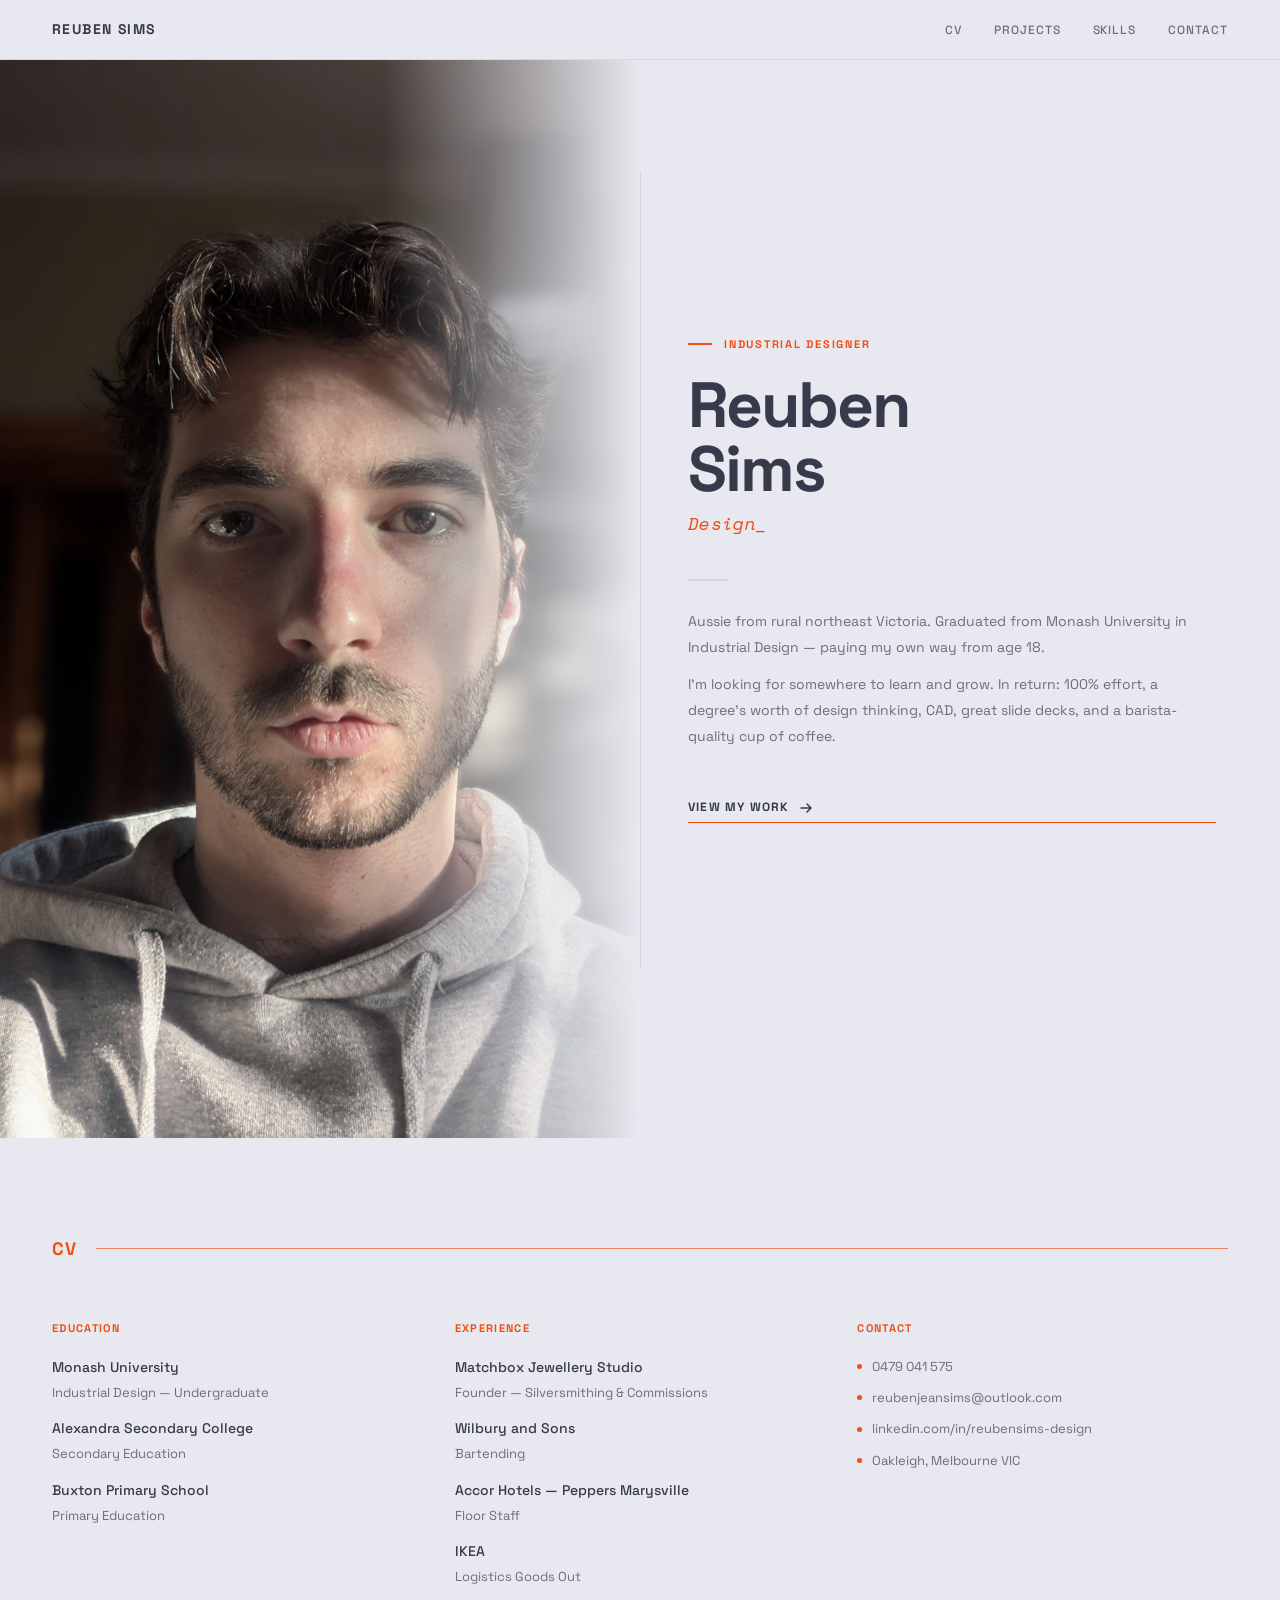
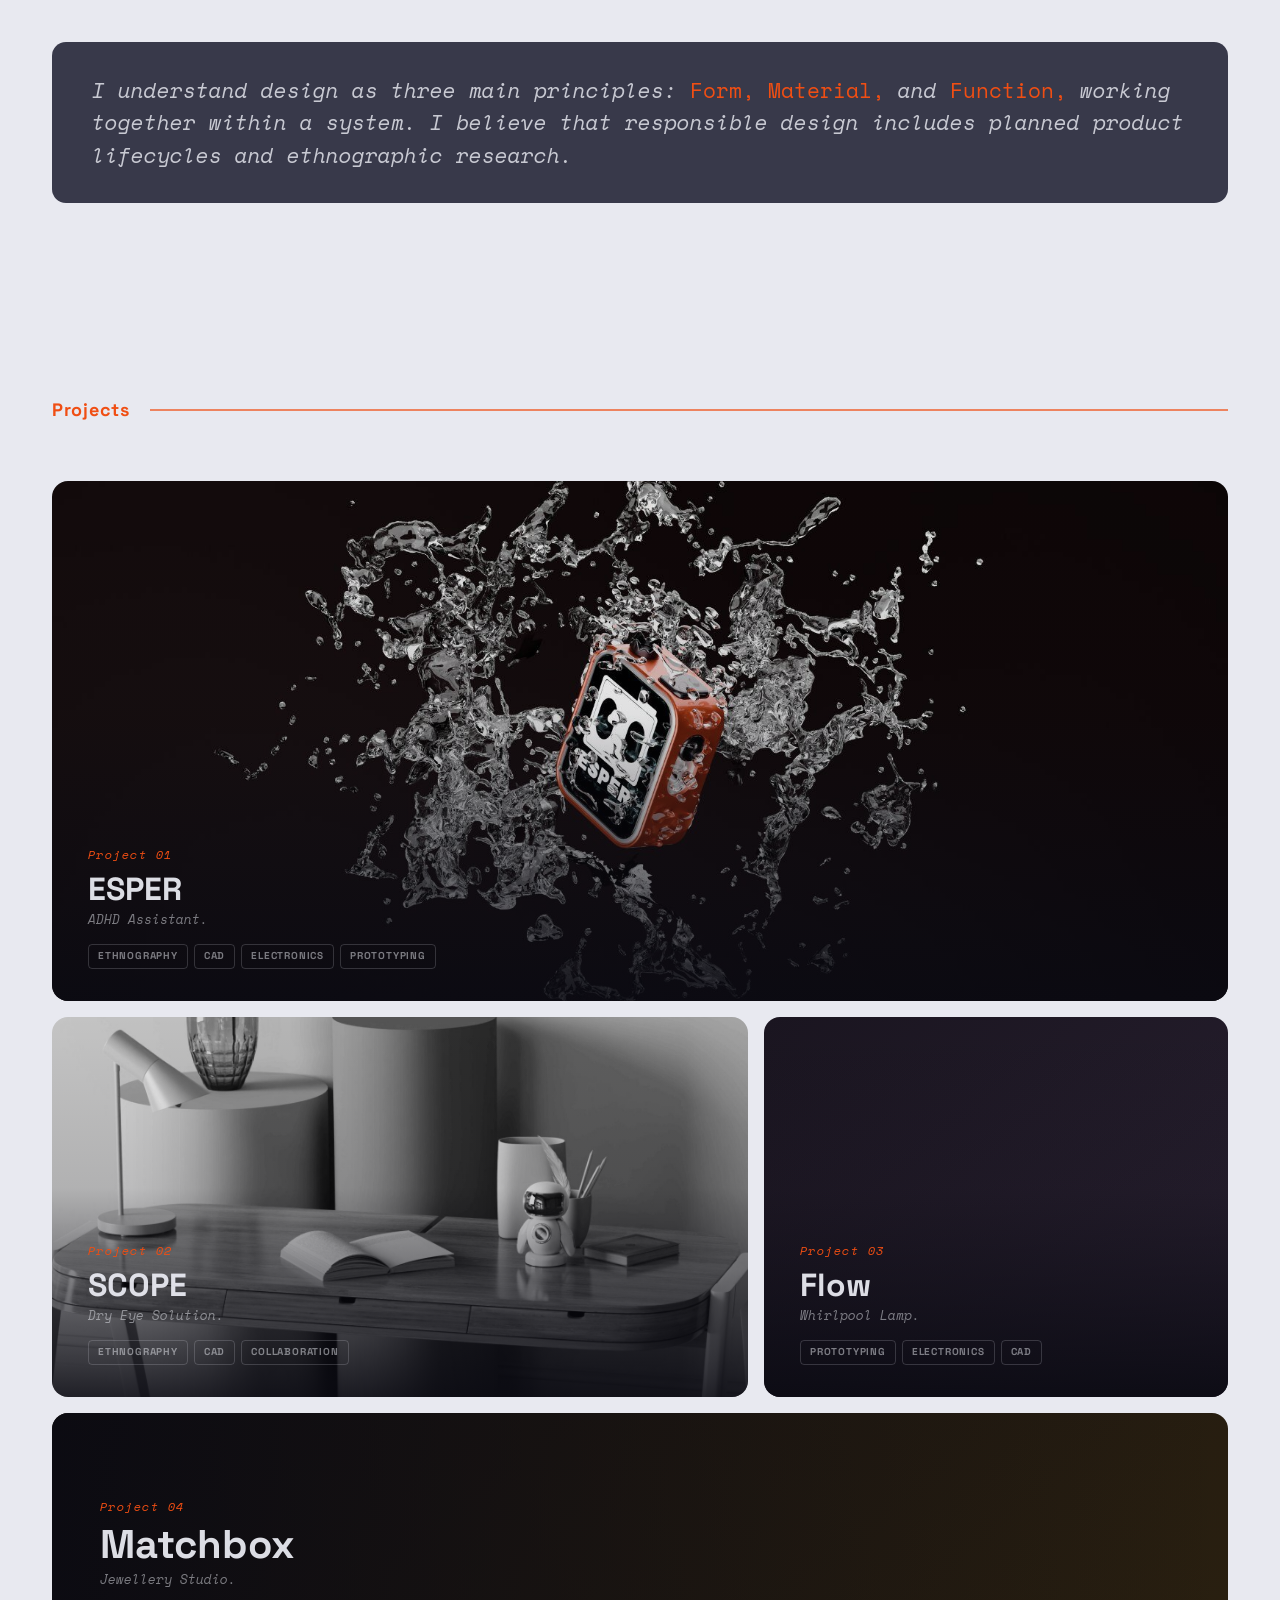
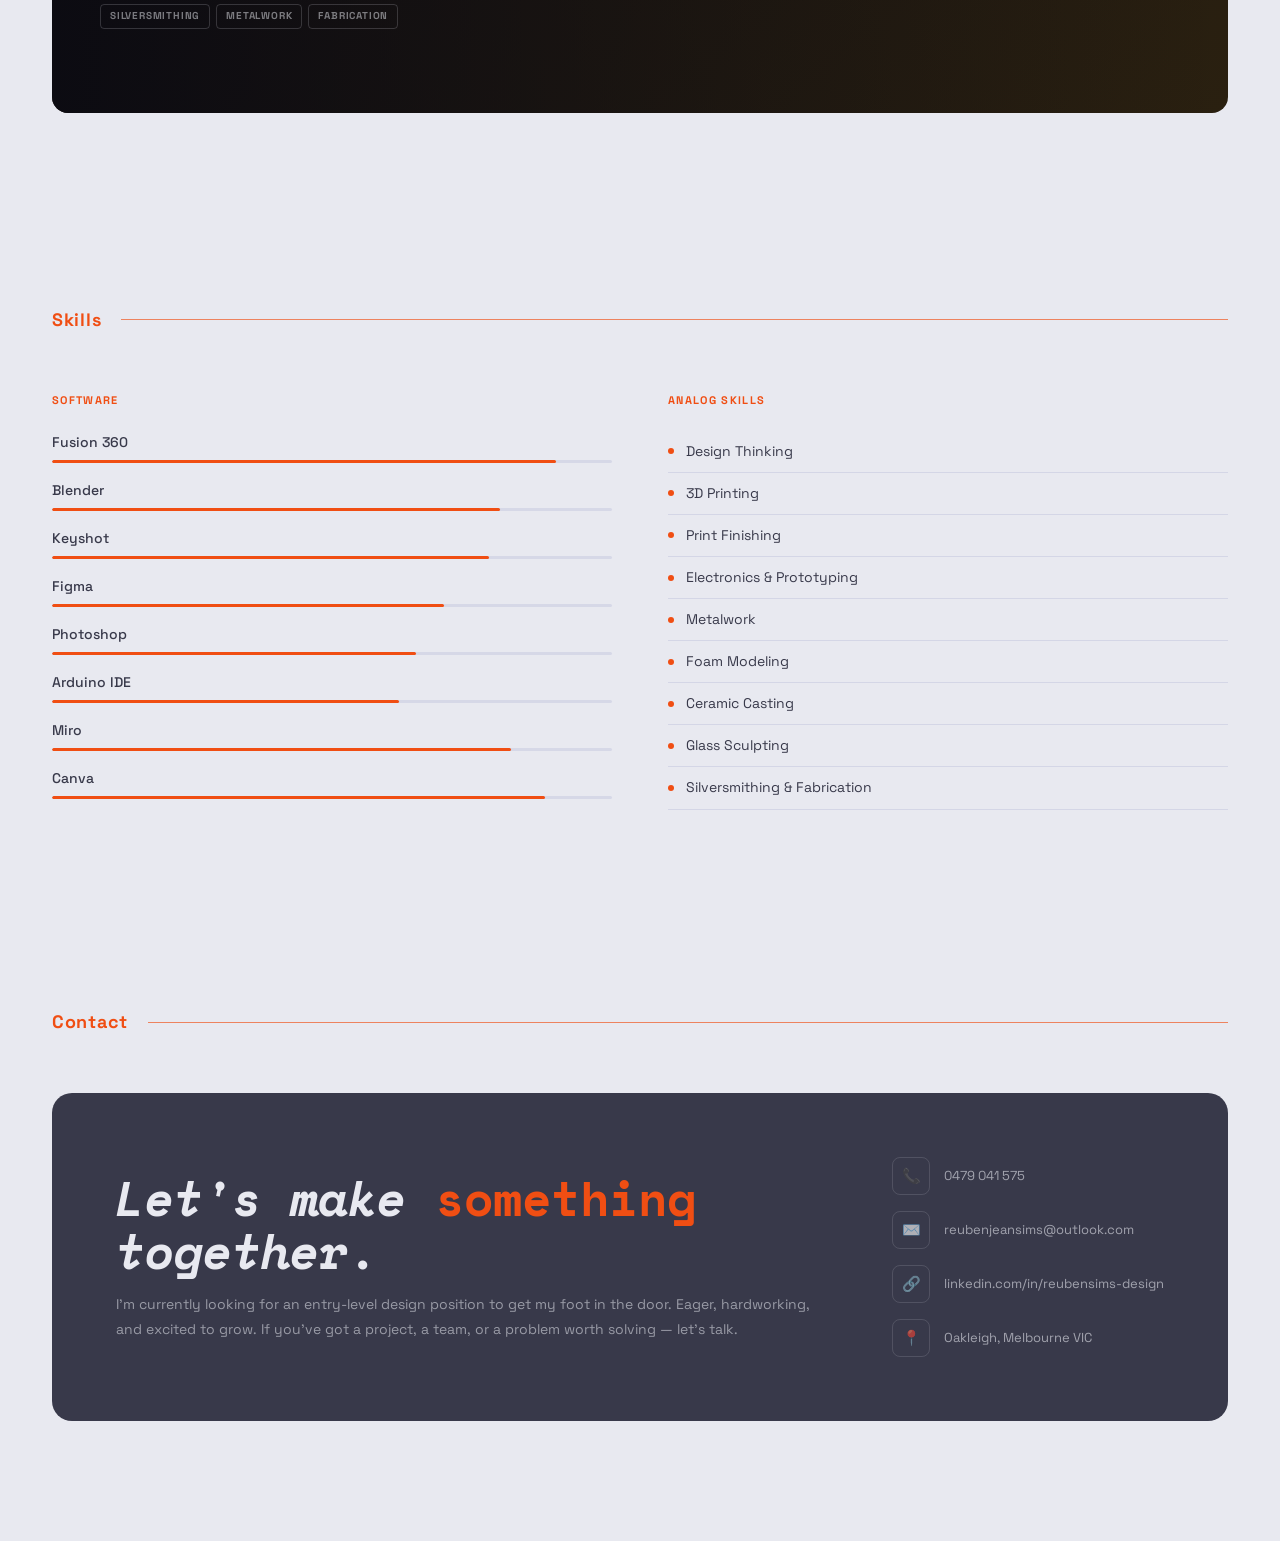
<file: index.html>
<!DOCTYPE html>
<html lang="en">
<head>
<meta charset="UTF-8">
<meta name="viewport" content="width=device-width, initial-scale=1.0">
<title>Reuben Sims — Design</title>
<link rel="stylesheet" href="style.css">
<style>
/* ── INDEX-ONLY STYLES ─────────────────── */
section { padding: 96px 52px; max-width: 1280px; margin: 0 auto; }

/* HERO */
#hero {
  display: grid;
  grid-template-columns: 1fr 1fr;
  max-width: none; margin: 0;
  padding: 0;
  overflow: hidden;
}
/* LEFT — photo panel */
.hero-photo-wrap {
  position: relative;
  overflow: hidden;
  background: #0e0e12;
}
.hero-photo-wrap img {
  width: 100%; height: 100%;
  object-fit: cover; object-position: center top;
  display: block;
  filter: grayscale(15%);
}
.hero-photo-overlay {
  position: absolute; inset: 0;
  background: linear-gradient(to right, transparent 60%, var(--bg) 100%);
}
/* RIGHT — content panel */
.hero-card {
  display: flex; flex-direction: column; justify-content: center;
  padding: 100px 64px 80px 48px;
  animation: fadeUp 0.7s ease 0.2s both;
  position: relative;
}
.hero-card::before {
  content: '';
  position: absolute; left: 0; top: 15%; bottom: 15%;
  width: 1px; background: var(--border);
}
.hero-overline {
  font-size: 11px; font-weight: 700; letter-spacing: 0.16em;
  text-transform: uppercase; color: var(--orange);
  margin-bottom: 20px;
  display: flex; align-items: center; gap: 12px;
}
.hero-overline::before { content: ''; width: 24px; height: 1.5px; background: var(--orange); }
.hero-h1 {
  font-family: 'Space Grotesk', sans-serif;
  font-size: clamp(48px, 5vw, 72px);
  line-height: 1; color: var(--dark);
  letter-spacing: -0.03em; margin-bottom: 8px;
}
.hero-sub {
  font-family: 'Space Mono', monospace;
  font-style: italic; font-size: 18px; color: var(--orange);
  margin-bottom: 40px; letter-spacing: 0.02em;
}
.hero-divider {
  width: 40px; height: 2px; background: var(--border);
  margin-bottom: 28px;
}
.hero-p { font-size: 14px; color: var(--mid); line-height: 1.85; margin-bottom: 12px; }
.hero-cta {
  display: inline-flex; align-items: center; gap: 10px;
  margin-top: 36px;
  font-size: 12px; font-weight: 700; letter-spacing: 0.1em;
  text-transform: uppercase; color: var(--dark);
  text-decoration: none;
  border-bottom: 1.5px solid var(--orange); padding-bottom: 4px;
  transition: color 0.2s;
}
.hero-cta:hover { color: var(--orange); }

/* CV */
.cv-grid {
  display: grid; grid-template-columns: 1fr 1fr 1fr; gap: 32px;
}
.cv-block-head {
  font-size: 11px; font-weight: 700; letter-spacing: 0.12em;
  text-transform: uppercase; color: var(--orange); margin-bottom: 18px;
}
.cv-item { margin-bottom: 12px; }
.cv-item strong { font-size: 14px; color: var(--dark); font-weight: 500; display: block; }
.cv-item span { font-size: 13px; color: var(--mid); }
.cv-contact-link {
  display: flex; align-items: center; gap: 10px;
  font-size: 13px; color: var(--mid);
  text-decoration: none; margin-bottom: 10px;
  transition: color 0.2s;
}
.cv-contact-link:hover { color: var(--orange); }
.cv-dot { width: 5px; height: 5px; border-radius: 50%; background: var(--orange); flex-shrink: 0; }
.cv-philosophy {
  grid-column: 1 / -1; margin-top: 8px;
  background: var(--dark); border-radius: 14px;
  padding: 32px 40px;
}
.cv-philosophy p {
  font-family: 'Space Mono', monospace;
  font-style: italic; font-size: 21px;
  color: rgba(232,233,240,0.82); line-height: 1.55;
}
.cv-philosophy p em { color: var(--orange); font-style: normal; }

/* PROJECTS — EDITORIAL LAYOUT */
.proj-grid { display: flex; flex-direction: column; gap: 16px; }
.proj-card {
  text-decoration: none; color: inherit;
  display: block; border-radius: 16px; overflow: hidden;
  position: relative;
  transition: transform 0.3s ease, box-shadow 0.3s ease;
}
.proj-card:hover { transform: translateY(-4px); box-shadow: 0 20px 56px rgba(20,20,40,0.18); }
.proj-card-img {
  width: 100%; height: 100%; object-fit: cover; display: block;
  filter: grayscale(20%); transition: filter 0.5s ease, transform 0.5s ease;
}
.proj-card:hover .proj-card-img { filter: grayscale(0%); transform: scale(1.02); }
.proj-card-overlay {
  position: absolute; inset: 0;
  background: linear-gradient(to top, rgba(10,10,18,0.88) 0%, rgba(10,10,18,0.1) 55%, transparent 100%);
  display: flex; flex-direction: column; justify-content: flex-end;
  padding: 32px 36px;
}
.proj-num {
  font-family: 'Space Mono', monospace; font-style: italic;
  font-size: 12px; color: var(--orange);
  letter-spacing: 0.12em; margin-bottom: 8px; display: block;
}
.proj-card-name {
  font-family: 'Space Grotesk', sans-serif;
  font-size: 32px; font-weight: 700;
  color: rgba(232,233,240,0.95); line-height: 1; margin-bottom: 4px;
}
.proj-card-tagline {
  font-family: 'Space Mono', monospace; font-style: italic;
  font-size: 13px; color: rgba(232,233,240,0.5); margin-bottom: 14px;
}
.proj-card-tags { display: flex; flex-wrap: wrap; gap: 6px; }
.proj-card-tag {
  font-size: 10px; font-weight: 700; letter-spacing: 0.08em;
  text-transform: uppercase; color: rgba(232,233,240,0.5);
  border: 1px solid rgba(232,233,240,0.18); border-radius: 4px; padding: 3px 9px;
}
.proj-arrow {
  position: absolute; top: 24px; right: 28px;
  width: 40px; height: 40px; border-radius: 50%;
  background: rgba(240,78,19,0.15); border: 1px solid rgba(240,78,19,0.4);
  display: flex; align-items: center; justify-content: center; color: var(--orange);
  opacity: 0; transition: opacity 0.25s, transform 0.25s; transform: translateY(6px);
}
.proj-card:hover .proj-arrow { opacity: 1; transform: translateY(0); }
.proj-card-hero { height: 520px; }
.proj-row-mid { display: grid; grid-template-columns: 3fr 2fr; gap: 16px; }
.proj-card-mid { height: 380px; }
.proj-card-wide { height: 300px; }
.proj-card-wide .proj-card-overlay {
  background: linear-gradient(to right, rgba(10,10,18,0.9) 0%, rgba(10,10,18,0.3) 60%, transparent 100%);
  justify-content: center; padding: 40px 48px;
}
.proj-card-wide .proj-card-name { font-size: 40px; }
.thumb-flow    { background: linear-gradient(140deg,#1a1520,#282030); width:100%; height:100%; display:block; }
.thumb-matchbox{ background: linear-gradient(140deg,#1c1510,#2a2010); width:100%; height:100%; display:block; }

/* SKILLS */
.skills-wrap { display: grid; grid-template-columns: 1fr 1fr; gap: 56px; }
.skill-group-head {
  font-size: 11px; font-weight: 700; letter-spacing: 0.12em;
  text-transform: uppercase; color: var(--orange); margin-bottom: 22px;
}
.skill-row { margin-bottom: 16px; }
.skill-row-label { font-size: 14px; font-weight: 500; color: var(--dark); margin-bottom: 6px; }
.skill-track { height: 3px; background: rgba(80,90,160,0.12); border-radius: 2px; overflow: hidden; }
.skill-fill { height: 100%; background: var(--orange); border-radius: 2px; width: 0; transition: width 1.1s cubic-bezier(.4,0,.2,1); }
.analog-list { list-style: none; }
.analog-list li {
  font-size: 14px; color: var(--dark);
  padding: 9px 0; border-bottom: 1px solid var(--border);
  display: flex; align-items: center; gap: 12px;
}
.analog-list li::before {
  content: ''; width: 6px; height: 6px; border-radius: 50%;
  background: var(--orange); flex-shrink: 0;
}

/* CONTACT */
.contact-card {
  background: var(--dark); border-radius: 20px;
  padding: 64px; display: flex; gap: 72px; align-items: center;
}
.contact-card h2 {
  font-family: 'Space Mono', monospace; font-style: italic;
  font-size: 48px; color: var(--bg); line-height: 1.1; margin-bottom: 14px;
}
.contact-card h2 em { color: var(--orange); font-style: normal; }
.contact-card p { font-size: 14px; color: rgba(232,233,240,0.55); line-height: 1.8; }
.contact-links { flex-shrink: 0; display: flex; flex-direction: column; gap: 16px; }
.contact-link {
  display: flex; align-items: center; gap: 14px;
  font-size: 13px; color: rgba(232,233,240,0.6);
  text-decoration: none; transition: color 0.2s;
}
.contact-link:hover { color: var(--orange); }
.contact-link-icon {
  width: 38px; height: 38px; border-radius: 8px;
  border: 1px solid rgba(232,233,240,0.14);
  display: flex; align-items: center; justify-content: center;
  font-size: 15px; flex-shrink: 0;
}

@media (max-width: 900px) {
  section { padding: 72px 24px; }
  #hero { grid-template-columns: 1fr; }
  .hero-photo-wrap { min-height: 50vh; }
  .hero-card { padding: 48px 28px 60px; }
  .hero-card::before { display: none; }
  .hero-h1 { font-size: 44px; }
  .cv-grid { grid-template-columns: 1fr; }
  .proj-card-hero { height: 340px; }
  .proj-row-mid { grid-template-columns: 1fr; }
  .proj-card-mid { height: 300px; }
  .proj-card-wide { height: 260px; }
  .proj-card-wide .proj-card-overlay { background: linear-gradient(to top, rgba(10,10,18,0.88) 0%, rgba(10,10,18,0.1) 55%, transparent 100%); justify-content: flex-end; padding: 28px; }
  .proj-card-wide .proj-card-name { font-size: 28px; }
  .skills-wrap { grid-template-columns: 1fr; gap: 40px; }
  .contact-card { flex-direction: column; padding: 40px 32px; gap: 36px; }
}
</style>
</head>
<body>

<nav>
  <a class="nav-logo" href="index.html">Reuben Sims</a>
  <ul class="nav-links">
    <li><a href="#cv">CV</a></li>
    <li><a href="#projects">Projects</a></li>
    <li><a href="#skills">Skills</a></li>
    <li><a href="#contact">Contact</a></li>
  </ul>
</nav>

<!-- ── HERO ─────────────────────────────── -->
<section id="hero">
  <!-- LEFT: photo -->
  <div class="hero-photo-wrap">
    <img src="reuben-hero.jpg" alt="Reuben Sims">
    <div class="hero-photo-overlay"></div>
  </div>

  <!-- RIGHT: content -->
  <div class="hero-card">
    <div class="hero-overline">Industrial Designer</div>
    <h1 class="hero-h1">Reuben<br>Sims</h1>
    <p class="hero-sub">Design_</p>
    <div class="hero-divider"></div>
    <p class="hero-p">Aussie from rural northeast Victoria. Graduated from Monash University in Industrial Design — paying my own way from age 18.</p>
    <p class="hero-p">I'm looking for somewhere to learn and grow. In return: 100% effort, a degree's worth of design thinking, CAD, great slide decks, and a barista-quality cup of coffee.</p>
    <a class="hero-cta" href="#projects">
      View my work
      <svg width="14" height="14" viewBox="0 0 14 14" fill="none"><path d="M2 7h10M8 3l4 4-4 4" stroke="currentColor" stroke-width="1.5" stroke-linecap="round" stroke-linejoin="round"/></svg>
    </a>
  </div>
  </div>
</section>

<!-- ── CV ───────────────────────────────── -->
<section id="cv">
  <div class="sec-rule reveal">
    <span class="sec-rule-label">CV</span>
    <div class="sec-rule-line"></div>
  </div>

  <div class="cv-grid">
    <div class="reveal reveal-d1">
      <p class="cv-block-head">Education</p>
      <div class="cv-item"><strong>Monash University</strong><span>Industrial Design — Undergraduate</span></div>
      <div class="cv-item"><strong>Alexandra Secondary College</strong><span>Secondary Education</span></div>
      <div class="cv-item"><strong>Buxton Primary School</strong><span>Primary Education</span></div>
    </div>

    <div class="reveal reveal-d2">
      <p class="cv-block-head">Experience</p>
      <div class="cv-item"><strong>Matchbox Jewellery Studio</strong><span>Founder — Silversmithing &amp; Commissions</span></div>
      <div class="cv-item"><strong>Wilbury and Sons</strong><span>Bartending</span></div>
      <div class="cv-item"><strong>Accor Hotels — Peppers Marysville</strong><span>Floor Staff</span></div>
      <div class="cv-item"><strong>IKEA</strong><span>Logistics Goods Out</span></div>
    </div>

    <div class="reveal reveal-d3">
      <p class="cv-block-head">Contact</p>
      <a class="cv-contact-link" href="tel:0479041575"><span class="cv-dot"></span>0479 041 575</a>
      <a class="cv-contact-link" href="mailto:reubenjeansims@outlook.com"><span class="cv-dot"></span>reubenjeansims@outlook.com</a>
      <a class="cv-contact-link" href="https://linkedin.com/in/reubensims-design" target="_blank"><span class="cv-dot"></span>linkedin.com/in/reubensims-design</a>
      <a class="cv-contact-link" href="#"><span class="cv-dot"></span>Oakleigh, Melbourne VIC</a>
    </div>

    <div class="cv-philosophy reveal reveal-d1">
      <p>I understand design as three main principles: <em>Form, Material,</em> and <em>Function,</em> working together within a system. I believe that responsible design includes planned product lifecycles and ethnographic research.</p>
    </div>
  </div>
  </div>
</section>

<!-- ── PROJECTS ──────────────────────────── -->
<section id="projects">
  <div class="sec-rule reveal">
    <span class="sec-rule-label">Projects</span>
    <div class="sec-rule-line"></div>
  </div>

  <div class="proj-grid">

    <!-- ESPER — hero full width -->
    <a class="proj-card proj-card-hero reveal" href="esper.html">
      <img class="proj-card-img" src="images/esper-hero.jpg" alt="ESPER">
      <div class="proj-card-overlay">
        <span class="proj-num">Project 01</span>
        <div class="proj-card-name">ESPER</div>
        <div class="proj-card-tagline">ADHD Assistant.</div>
        <div class="proj-card-tags">
          <span class="proj-card-tag">Ethnography</span>
          <span class="proj-card-tag">CAD</span>
          <span class="proj-card-tag">Electronics</span>
          <span class="proj-card-tag">Prototyping</span>
        </div>
      </div>
      <div class="proj-arrow"><svg width="16" height="16" viewBox="0 0 16 16" fill="none"><path d="M3 8h10M9 4l4 4-4 4" stroke="currentColor" stroke-width="1.5" stroke-linecap="round" stroke-linejoin="round"/></svg></div>
    </a>

    <!-- SCOPE + FLOW — side by side -->
    <div class="proj-row-mid reveal">
      <a class="proj-card proj-card-mid" href="scope.html">
        <img class="proj-card-img" src="images/scope-hero.jpg" alt="SCOPE">
        <div class="proj-card-overlay">
          <span class="proj-num">Project 02</span>
          <div class="proj-card-name">SCOPE</div>
          <div class="proj-card-tagline">Dry Eye Solution.</div>
          <div class="proj-card-tags">
            <span class="proj-card-tag">Ethnography</span>
            <span class="proj-card-tag">CAD</span>
            <span class="proj-card-tag">Collaboration</span>
          </div>
        </div>
        <div class="proj-arrow"><svg width="16" height="16" viewBox="0 0 16 16" fill="none"><path d="M3 8h10M9 4l4 4-4 4" stroke="currentColor" stroke-width="1.5" stroke-linecap="round" stroke-linejoin="round"/></svg></div>
      </a>
      <a class="proj-card proj-card-mid" href="flow.html">
        <div class="thumb-flow"></div>
        <div class="proj-card-overlay">
          <span class="proj-num">Project 03</span>
          <div class="proj-card-name">Flow</div>
          <div class="proj-card-tagline">Whirlpool Lamp.</div>
          <div class="proj-card-tags">
            <span class="proj-card-tag">Prototyping</span>
            <span class="proj-card-tag">Electronics</span>
            <span class="proj-card-tag">CAD</span>
          </div>
        </div>
        <div class="proj-arrow"><svg width="16" height="16" viewBox="0 0 16 16" fill="none"><path d="M3 8h10M9 4l4 4-4 4" stroke="currentColor" stroke-width="1.5" stroke-linecap="round" stroke-linejoin="round"/></svg></div>
      </a>
    </div>

    <!-- MATCHBOX — wide cinematic -->
    <a class="proj-card proj-card-wide reveal" href="matchbox.html">
      <div class="thumb-matchbox"></div>
      <div class="proj-card-overlay">
        <span class="proj-num">Project 04</span>
        <div class="proj-card-name">Matchbox</div>
        <div class="proj-card-tagline">Jewellery Studio.</div>
        <div class="proj-card-tags">
          <span class="proj-card-tag">Silversmithing</span>
          <span class="proj-card-tag">Metalwork</span>
          <span class="proj-card-tag">Fabrication</span>
        </div>
      </div>
      <div class="proj-arrow"><svg width="16" height="16" viewBox="0 0 16 16" fill="none"><path d="M3 8h10M9 4l4 4-4 4" stroke="currentColor" stroke-width="1.5" stroke-linecap="round" stroke-linejoin="round"/></svg></div>
    </a>

  </div>
  </div>
</section>

<!-- ── SKILLS ─────────────────────────────── -->
<section id="skills">
  <div class="sec-rule reveal">
    <span class="sec-rule-label">Skills</span>
    <div class="sec-rule-line"></div>
  </div>

  <div class="skills-wrap reveal">
    <div>
      <p class="skill-group-head">Software</p>
      <div class="skill-row"><div class="skill-row-label">Fusion 360</div><div class="skill-track"><div class="skill-fill" data-w="90"></div></div></div>
      <div class="skill-row"><div class="skill-row-label">Blender</div><div class="skill-track"><div class="skill-fill" data-w="80"></div></div></div>
      <div class="skill-row"><div class="skill-row-label">Keyshot</div><div class="skill-track"><div class="skill-fill" data-w="78"></div></div></div>
      <div class="skill-row"><div class="skill-row-label">Figma</div><div class="skill-track"><div class="skill-fill" data-w="70"></div></div></div>
      <div class="skill-row"><div class="skill-row-label">Photoshop</div><div class="skill-track"><div class="skill-fill" data-w="65"></div></div></div>
      <div class="skill-row"><div class="skill-row-label">Arduino IDE</div><div class="skill-track"><div class="skill-fill" data-w="62"></div></div></div>
      <div class="skill-row"><div class="skill-row-label">Miro</div><div class="skill-track"><div class="skill-fill" data-w="82"></div></div></div>
      <div class="skill-row"><div class="skill-row-label">Canva</div><div class="skill-track"><div class="skill-fill" data-w="88"></div></div></div>
    </div>
    <div>
      <p class="skill-group-head">Analog Skills</p>
      <ul class="analog-list">
        <li>Design Thinking</li>
        <li>3D Printing</li>
        <li>Print Finishing</li>
        <li>Electronics &amp; Prototyping</li>
        <li>Metalwork</li>
        <li>Foam Modeling</li>
        <li>Ceramic Casting</li>
        <li>Glass Sculpting</li>
        <li>Silversmithing &amp; Fabrication</li>
      </ul>
    </div>
  </div>
  </div>
</section>

<!-- ── CONTACT ───────────────────────────── -->
<section id="contact" style="padding-bottom: 120px;">
  <div class="sec-rule reveal">
    <span class="sec-rule-label">Contact</span>
    <div class="sec-rule-line"></div>
  </div>
  <div class="contact-card reveal">
    <div style="flex:1;">
      <h2>Let's make <em>something</em> together.</h2>
      <p>I'm currently looking for an entry-level design position to get my foot in the door. Eager, hardworking, and excited to grow. If you've got a project, a team, or a problem worth solving — let's talk.</p>
    </div>
    <div class="contact-links">
      <a class="contact-link" href="tel:0479041575"><div class="contact-link-icon">📞</div>0479 041 575</a>
      <a class="contact-link" href="mailto:reubenjeansims@outlook.com"><div class="contact-link-icon">✉️</div>reubenjeansims@outlook.com</a>
      <a class="contact-link" href="https://linkedin.com/in/reubensims-design" target="_blank"><div class="contact-link-icon">🔗</div>linkedin.com/in/reubensims-design</a>
      <a class="contact-link" href="#"><div class="contact-link-icon">📍</div>Oakleigh, Melbourne VIC</a>
    </div>
  </div>
</section>

<script>
const io = new IntersectionObserver(entries => {
  entries.forEach(e => {
    if (!e.isIntersecting) return;
    e.target.classList.add('in');
    e.target.querySelectorAll('.skill-fill').forEach(b => {
      b.style.width = b.dataset.w + '%';
    });
  });
}, { threshold: 0.1 });
document.querySelectorAll('.reveal').forEach(el => io.observe(el));
</script>
</body>
</html>
</file>
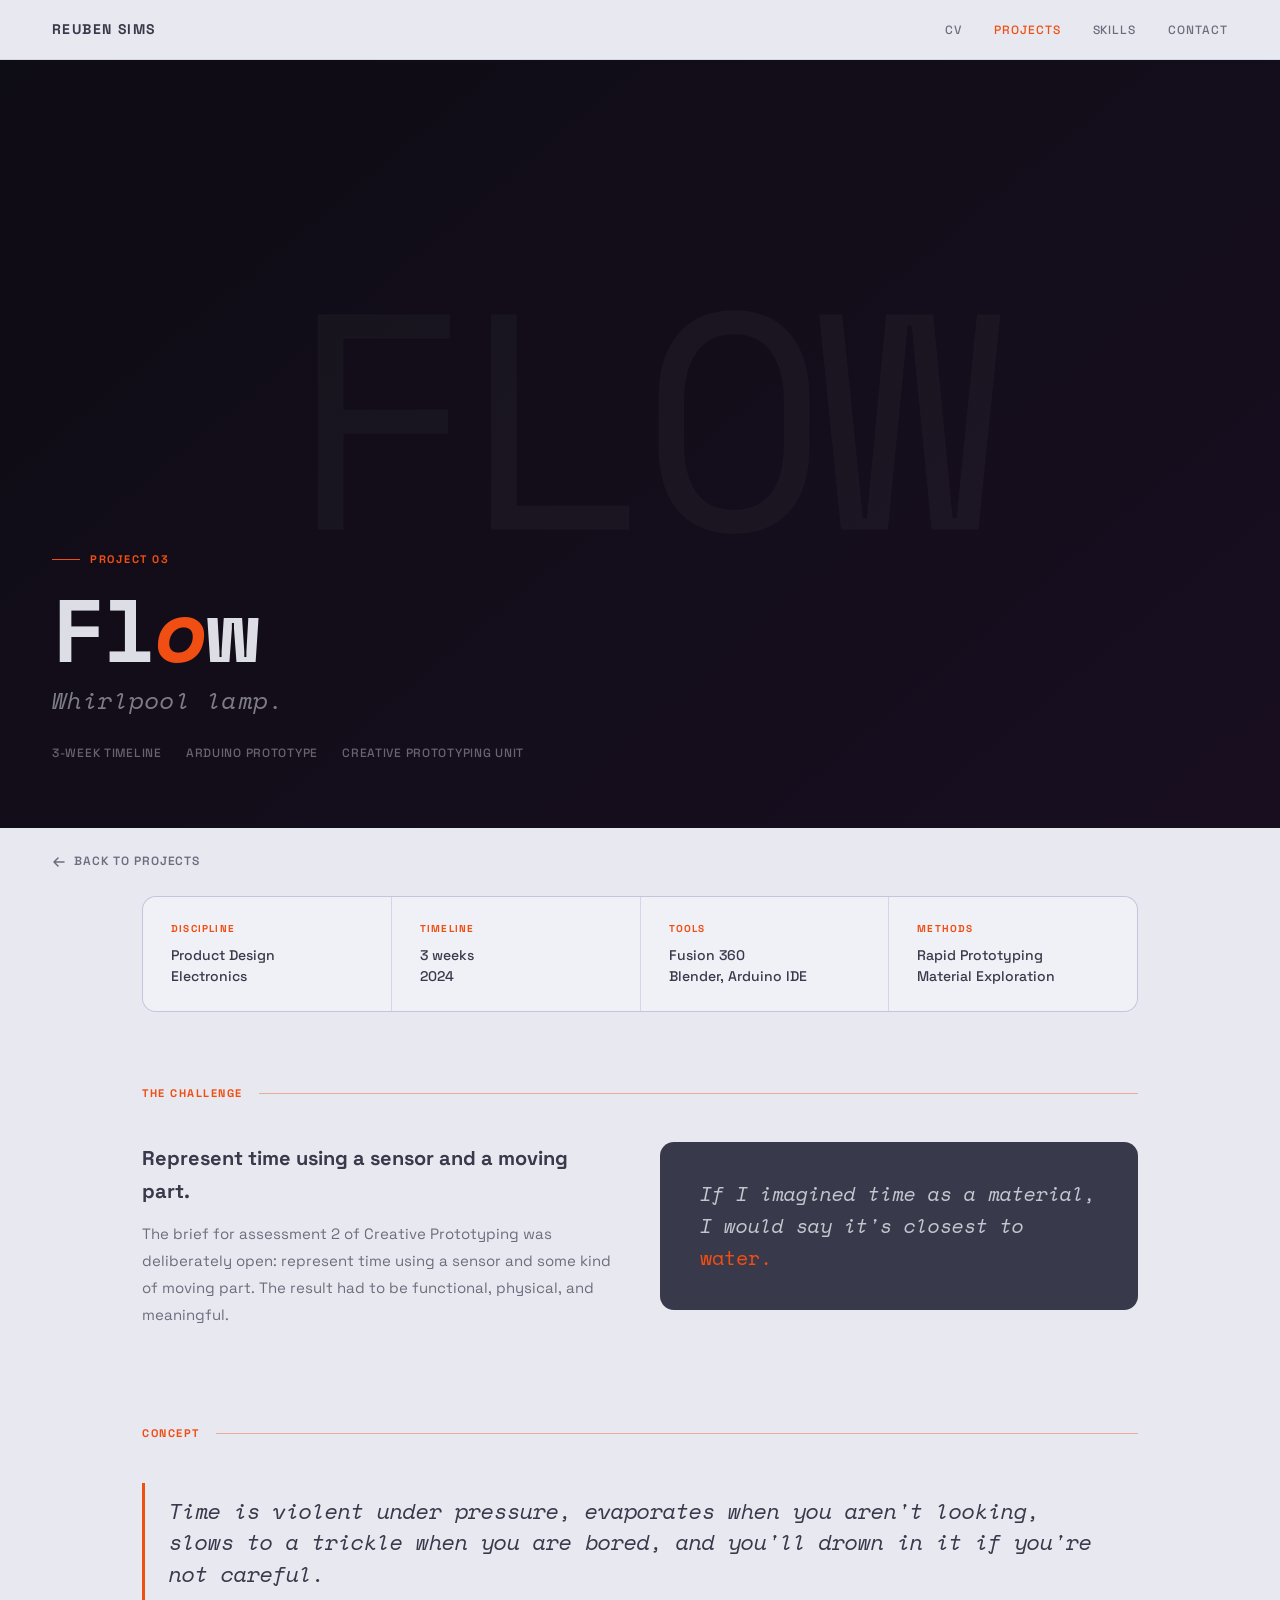
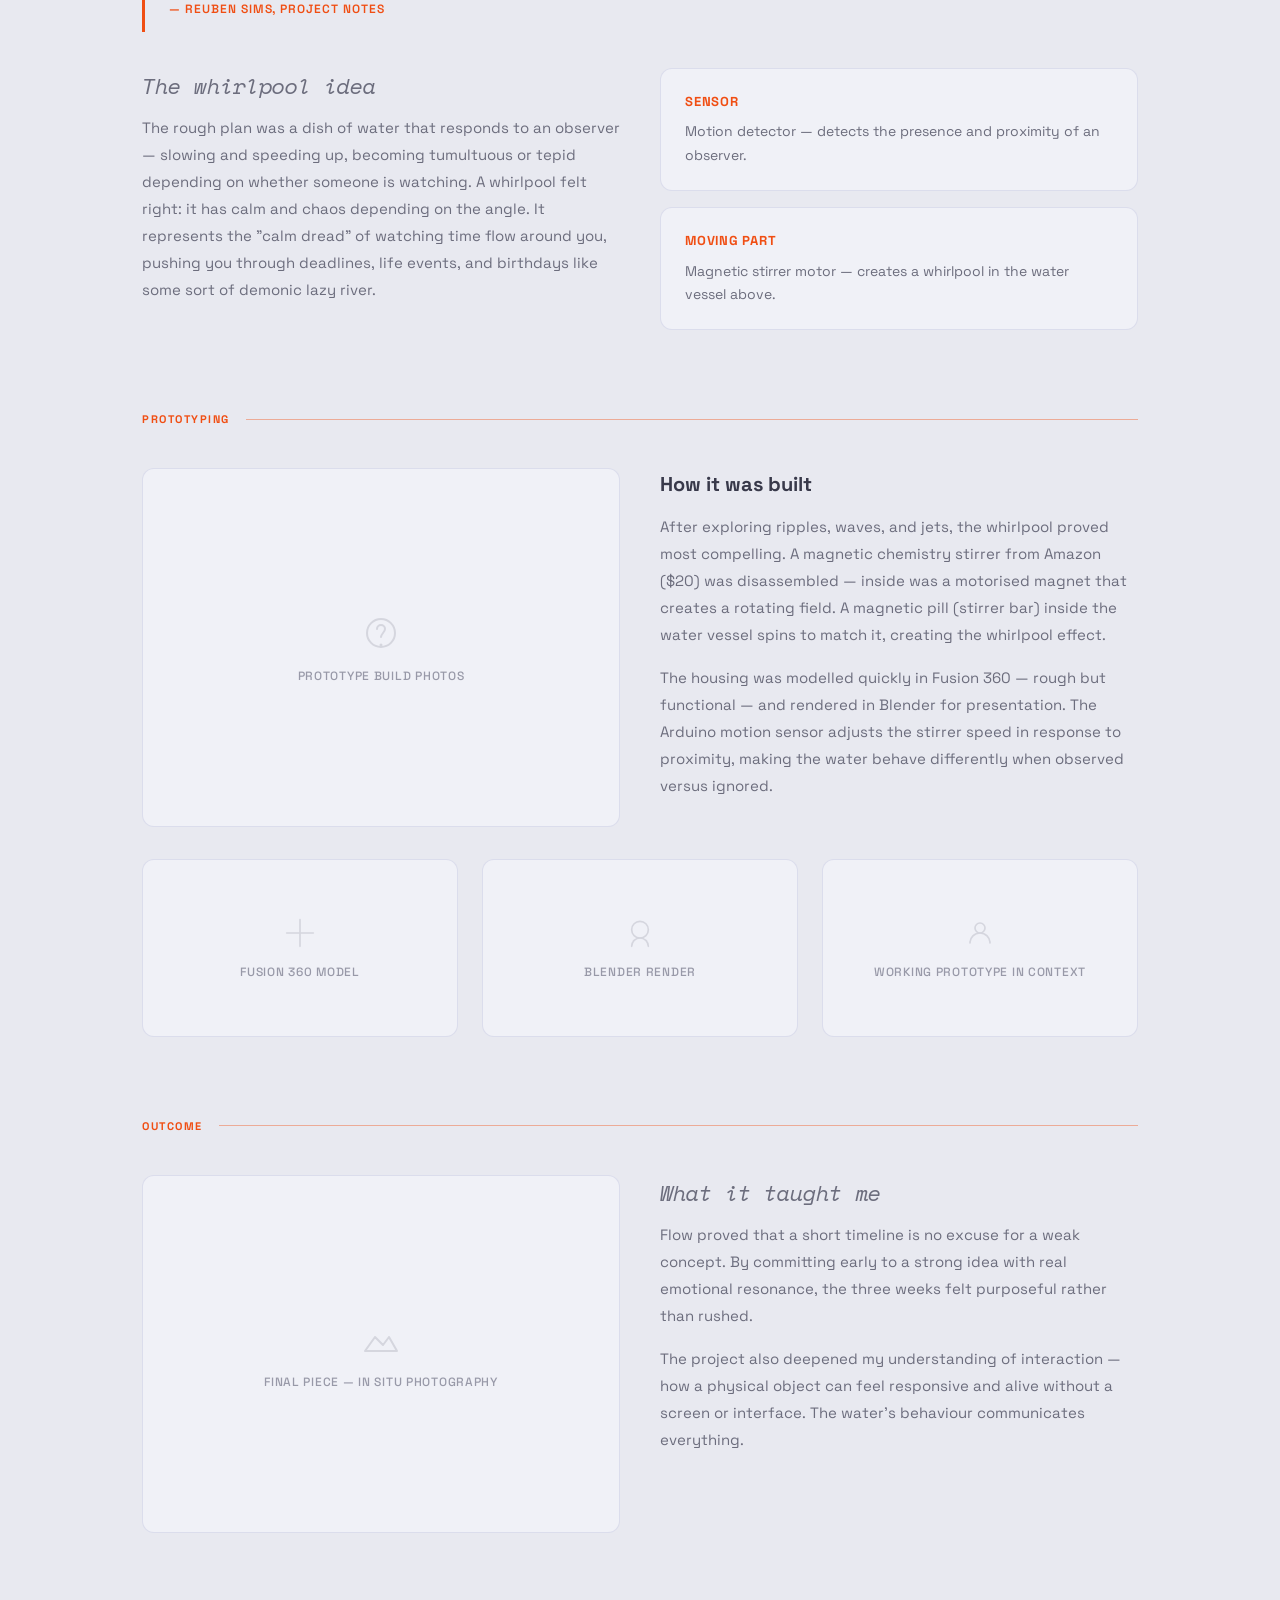
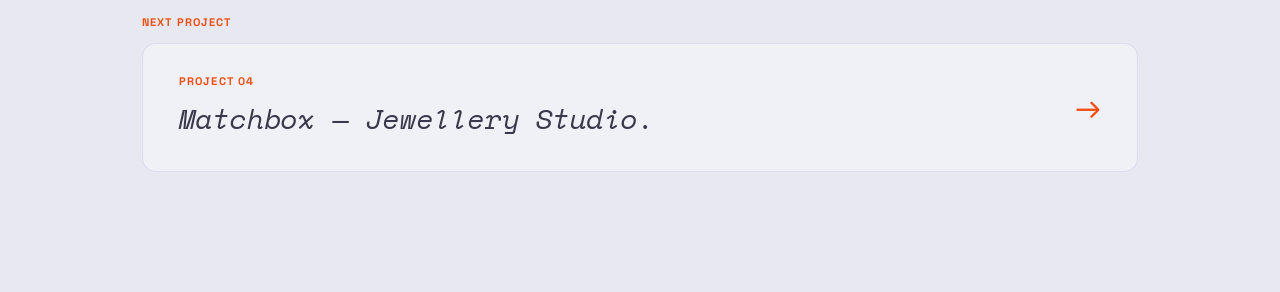
<file: flow.html>
<!DOCTYPE html>
<html lang="en">
<head>
<meta charset="UTF-8">
<meta name="viewport" content="width=device-width, initial-scale=1.0">
<title>Flow — Reuben Sims</title>
<link rel="stylesheet" href="style.css">
<style>
.cs-wrap { max-width: 1100px; margin: 0 auto; padding: 0 52px 120px; }
.cs-hero {
  min-height: 92vh; display: flex; align-items: flex-end;
  padding: 0 52px 64px; position: relative; overflow: hidden;
  background: linear-gradient(140deg, #0e0c14 0%, #180e20 100%);
}
.cs-hero-bg-text {
  position: absolute; top: 50%; left: 50%;
  transform: translate(-50%,-50%);
  font-family: 'Space Mono', monospace;
  font-size: clamp(160px, 24vw, 320px);
  font-weight: 400; color: rgba(255,255,255,0.03);
  white-space: nowrap; pointer-events: none; user-select: none;
  letter-spacing: -0.04em;
}
.cs-hero-content { position: relative; max-width: 640px; }
.cs-proj-label { font-size: 11px; font-weight: 700; letter-spacing: 0.14em; text-transform: uppercase; color: var(--orange); margin-bottom: 16px; display: flex; align-items: center; gap: 10px; }
.cs-proj-label::before { content: ''; width: 28px; height: 1.5px; background: var(--orange); }
.cs-hero h1 { font-family: 'Space Mono', monospace; font-size: clamp(52px, 7vw, 88px); line-height: 1; letter-spacing: -0.03em; color: rgba(232,233,240,0.95); margin-bottom: 8px; }
.cs-hero h1 em { font-style: italic; color: var(--orange); }
.cs-hero-tagline { font-family: 'Space Mono', monospace; font-style: italic; font-size: 24px; color: rgba(232,233,240,0.5); margin-bottom: 24px; }
.cs-hero-meta { display: flex; gap: 24px; flex-wrap: wrap; font-size: 12px; font-weight: 500; letter-spacing: 0.06em; text-transform: uppercase; color: rgba(232,233,240,0.4); }
.back-link { display: inline-flex; align-items: center; gap: 8px; font-size: 12px; font-weight: 600; letter-spacing: 0.08em; text-transform: uppercase; color: var(--mid); text-decoration: none; padding: 24px 52px; transition: color 0.2s; }
.back-link:hover { color: var(--orange); }
.cs-overview { display: grid; grid-template-columns: repeat(4,1fr); gap: 1px; background: var(--border); border: 1px solid var(--border); border-radius: 14px; overflow: hidden; margin-bottom: 72px; }
.cs-overview-cell { background: var(--card); padding: 24px 28px; }
.cs-overview-cell-label { font-size: 10px; font-weight: 700; letter-spacing: 0.12em; text-transform: uppercase; color: var(--orange); margin-bottom: 8px; }
.cs-overview-cell-val { font-size: 14px; color: var(--dark); font-weight: 500; line-height: 1.5; }
.cs-section { margin-bottom: 80px; }
.cs-section-rule { display: flex; align-items: center; gap: 16px; margin-bottom: 40px; }
.cs-section-rule span { font-size: 11px; font-weight: 700; letter-spacing: 0.14em; text-transform: uppercase; color: var(--orange); white-space: nowrap; }
.cs-section-rule hr { flex: 1; border: none; border-top: 1.5px solid rgba(240,78,19,0.4); }
.two-col { display: grid; grid-template-columns: 1fr 1fr; gap: 40px; align-items: start; }
.three-col { display: grid; grid-template-columns: 1fr 1fr 1fr; gap: 24px; }
.img-ph { border-radius: 12px; background: var(--card); border: 1px solid var(--border); display: flex; flex-direction: column; align-items: center; justify-content: center; gap: 10px; color: var(--muted); font-size: 12px; font-weight: 500; letter-spacing: 0.06em; text-transform: uppercase; text-align: center; padding: 20px; }
.img-ph svg { opacity: 0.3; }
.img-ph.wide { aspect-ratio: 16/9; }
.img-ph.sq { aspect-ratio: 1; }
.cs-quote { border-left: 3px solid var(--orange); padding: 12px 24px; margin: 8px 0; }
.cs-quote p { font-family: 'Space Mono', monospace; font-style: italic; font-size: 22px; color: var(--dark); line-height: 1.45; }
.cs-quote cite { font-size: 12px; font-weight: 600; letter-spacing: 0.08em; text-transform: uppercase; color: var(--orange); font-style: normal; margin-top: 10px; display: block; }
.insight-card { background: var(--card); border: 1px solid var(--border); border-radius: 12px; padding: 22px 24px; }
.insight-card h4 { font-size: 13px; font-weight: 700; letter-spacing: 0.06em; text-transform: uppercase; color: var(--orange); margin-bottom: 8px; }
.insight-card p { font-size: 14px; color: var(--mid); line-height: 1.7; }
.cs-p { font-size: 15px; color: var(--mid); line-height: 1.8; margin-bottom: 16px; }
.cs-h3 { font-size: 20px; font-weight: 700; color: var(--dark); margin-bottom: 12px; }
.cs-h3-italic { font-family: 'Space Mono', monospace; font-style: italic; font-size: 22px; color: var(--mid); margin-bottom: 10px; }
.dark-callout { background: var(--dark); border-radius: 14px; padding: 36px 40px; }
.dark-callout p { font-family: 'Space Mono', monospace; font-style: italic; font-size: 20px; color: rgba(232,233,240,0.8); line-height: 1.6; }
.dark-callout p em { color: var(--orange); font-style: normal; }
.next-proj { display: flex; align-items: center; justify-content: space-between; background: var(--card); border: 1px solid var(--border); border-radius: 14px; padding: 28px 36px; text-decoration: none; color: inherit; transition: transform 0.25s, box-shadow 0.25s; }
.next-proj:hover { transform: translateY(-4px); box-shadow: 0 14px 40px rgba(40,40,80,0.1); }
.next-proj-label { font-size: 11px; font-weight: 700; letter-spacing: 0.1em; text-transform: uppercase; color: var(--orange); margin-bottom: 6px; }
.next-proj-name { font-family: 'Space Mono', monospace; font-style: italic; font-size: 28px; color: var(--dark); }
.next-proj-arrow { font-size: 32px; color: var(--orange); }
@media (max-width: 860px) { .cs-wrap { padding: 0 24px 80px; } .cs-hero { padding: 0 24px 48px; } .back-link { padding: 20px 24px; } .cs-overview { grid-template-columns: 1fr 1fr; } .two-col { grid-template-columns: 1fr; } .three-col { grid-template-columns: 1fr; } }
</style>
</head>
<body>

<nav>
  <a class="nav-logo" href="index.html">Reuben Sims</a>
  <ul class="nav-links">
    <li><a href="index.html#cv">CV</a></li>
    <li><a href="index.html#projects" class="active">Projects</a></li>
    <li><a href="index.html#skills">Skills</a></li>
    <li><a href="index.html#contact">Contact</a></li>
  </ul>
</nav>

<div class="cs-hero">
  <div class="cs-hero-bg-text">FLOW</div>
  <div class="cs-hero-content" style="animation: fadeUp 0.7s ease 0.1s both;">
    <div class="cs-proj-label">Project 03</div>
    <h1>Fl<em>o</em>w</h1>
    <p class="cs-hero-tagline" style="letter-spacing: 0.02em;">Whirlpool lamp.</p>
    <div class="cs-hero-meta">
      <span>3-week timeline</span>
      <span>Arduino prototype</span>
      <span>Creative Prototyping unit</span>
    </div>
  </div>
</div>

<a class="back-link" href="index.html">
  <svg width="14" height="14" viewBox="0 0 14 14" fill="none"><path d="M12 7H2M6 3L2 7l4 4" stroke="currentColor" stroke-width="1.5" stroke-linecap="round" stroke-linejoin="round"/></svg>
  Back to projects
</a>

<div class="cs-wrap">

  <div class="cs-overview reveal">
    <div class="cs-overview-cell"><div class="cs-overview-cell-label">Discipline</div><div class="cs-overview-cell-val">Product Design<br>Electronics</div></div>
    <div class="cs-overview-cell"><div class="cs-overview-cell-label">Timeline</div><div class="cs-overview-cell-val">3 weeks<br>2024</div></div>
    <div class="cs-overview-cell"><div class="cs-overview-cell-label">Tools</div><div class="cs-overview-cell-val">Fusion 360<br>Blender, Arduino IDE</div></div>
    <div class="cs-overview-cell"><div class="cs-overview-cell-label">Methods</div><div class="cs-overview-cell-val">Rapid Prototyping<br>Material Exploration</div></div>
  </div>

  <!-- BRIEF -->
  <div class="cs-section reveal">
    <div class="cs-section-rule"><span>The Challenge</span><hr></div>
    <div class="two-col">
      <div>
        <p class="cs-h3">Represent time using a sensor and a moving part.</p>
        <p class="cs-p">The brief for assessment 2 of Creative Prototyping was deliberately open: represent time using a sensor and some kind of moving part. The result had to be functional, physical, and meaningful.</p>
      </div>
      <div class="dark-callout">
        <p>If I imagined time as a material, I would say it's closest to <em>water.</em></p>
      </div>
    </div>
  </div>

  <!-- CONCEPT -->
  <div class="cs-section reveal">
    <div class="cs-section-rule"><span>Concept</span><hr></div>
    <div class="cs-quote" style="margin-bottom:36px;">
      <p>Time is violent under pressure, evaporates when you aren't looking, slows to a trickle when you are bored, and you'll drown in it if you're not careful.</p>
      <cite>— Reuben Sims, project notes</cite>
    </div>
    <div class="two-col">
      <div>
        <p class="cs-h3-italic">The whirlpool idea</p>
        <p class="cs-p">The rough plan was a dish of water that responds to an observer — slowing and speeding up, becoming tumultuous or tepid depending on whether someone is watching. A whirlpool felt right: it has calm and chaos depending on the angle. It represents the "calm dread" of watching time flow around you, pushing you through deadlines, life events, and birthdays like some sort of demonic lazy river.</p>
      </div>
      <div style="display:flex;flex-direction:column;gap:16px;">
        <div class="insight-card"><h4>Sensor</h4><p>Motion detector — detects the presence and proximity of an observer.</p></div>
        <div class="insight-card"><h4>Moving Part</h4><p>Magnetic stirrer motor — creates a whirlpool in the water vessel above.</p></div>
      </div>
    </div>
  </div>

  <!-- PROTOTYPING -->
  <div class="cs-section reveal">
    <div class="cs-section-rule"><span>Prototyping</span><hr></div>
    <div class="two-col" style="margin-bottom:32px;">
      <div class="img-ph" style="aspect-ratio:4/3;">
        <svg width="48" height="48" viewBox="0 0 48 48" fill="none"><circle cx="24" cy="24" r="14" stroke="currentColor" stroke-width="2"/><path d="M20 20c0-2.21 1.79-4 4-4s4 1.79 4 4c0 3-4 5-4 8" stroke="currentColor" stroke-width="2" stroke-linecap="round"/><circle cx="24" cy="36" r="1.5" fill="currentColor"/></svg>
        Prototype build photos
      </div>
      <div>
        <p class="cs-h3">How it was built</p>
        <p class="cs-p">After exploring ripples, waves, and jets, the whirlpool proved most compelling. A magnetic chemistry stirrer from Amazon ($20) was disassembled — inside was a motorised magnet that creates a rotating field. A magnetic pill (stirrer bar) inside the water vessel spins to match it, creating the whirlpool effect.</p>
        <p class="cs-p">The housing was modelled quickly in Fusion 360 — rough but functional — and rendered in Blender for presentation. The Arduino motion sensor adjusts the stirrer speed in response to proximity, making the water behave differently when observed versus ignored.</p>
      </div>
    </div>
    <div class="three-col">
      <div class="img-ph wide">
        <svg width="40" height="40" viewBox="0 0 48 48" fill="none"><path d="M24 8v32M8 24h32" stroke="currentColor" stroke-width="2" stroke-linecap="round"/></svg>
        Fusion 360 model
      </div>
      <div class="img-ph wide">
        <svg width="40" height="40" viewBox="0 0 48 48" fill="none"><circle cx="24" cy="20" r="10" stroke="currentColor" stroke-width="2"/><path d="M14 40c0-5.523 4.477-10 10-10s10 4.477 10 10" stroke="currentColor" stroke-width="2" stroke-linecap="round"/></svg>
        Blender render
      </div>
      <div class="img-ph wide">
        <svg width="40" height="40" viewBox="0 0 48 48" fill="none"><path d="M12 36c0-6.627 5.373-12 12-12s12 5.373 12 12" stroke="currentColor" stroke-width="2" stroke-linecap="round"/><circle cx="24" cy="18" r="6" stroke="currentColor" stroke-width="2"/></svg>
        Working prototype in context
      </div>
    </div>
  </div>

  <!-- OUTCOME -->
  <div class="cs-section reveal">
    <div class="cs-section-rule"><span>Outcome</span><hr></div>
    <div class="two-col">
      <div class="img-ph" style="aspect-ratio:4/3;">
        <svg width="48" height="48" viewBox="0 0 48 48" fill="none"><path d="M8 36l10-14 8 8 6-8 8 14H8z" stroke="currentColor" stroke-width="2" stroke-linejoin="round"/></svg>
        Final piece — in situ photography
      </div>
      <div>
        <p class="cs-h3-italic">What it taught me</p>
        <p class="cs-p">Flow proved that a short timeline is no excuse for a weak concept. By committing early to a strong idea with real emotional resonance, the three weeks felt purposeful rather than rushed.</p>
        <p class="cs-p">The project also deepened my understanding of interaction — how a physical object can feel responsive and alive without a screen or interface. The water's behaviour communicates everything.</p>
      </div>
    </div>
  </div>

  <div class="reveal">
    <p style="font-size:11px;font-weight:700;letter-spacing:0.1em;text-transform:uppercase;color:var(--orange);margin-bottom:12px;">Next project</p>
    <a class="next-proj" href="matchbox.html">
      <div>
        <div class="next-proj-label">Project 04</div>
        <div class="next-proj-name">Matchbox — Jewellery Studio.</div>
      </div>
      <div class="next-proj-arrow">→</div>
    </a>
  </div>

</div>

<script>
const io = new IntersectionObserver(e => e.forEach(x => x.isIntersecting && x.target.classList.add('in')), { threshold: 0.08 });
document.querySelectorAll('.reveal').forEach(el => io.observe(el));
</script>
</body>
</html>
</file>
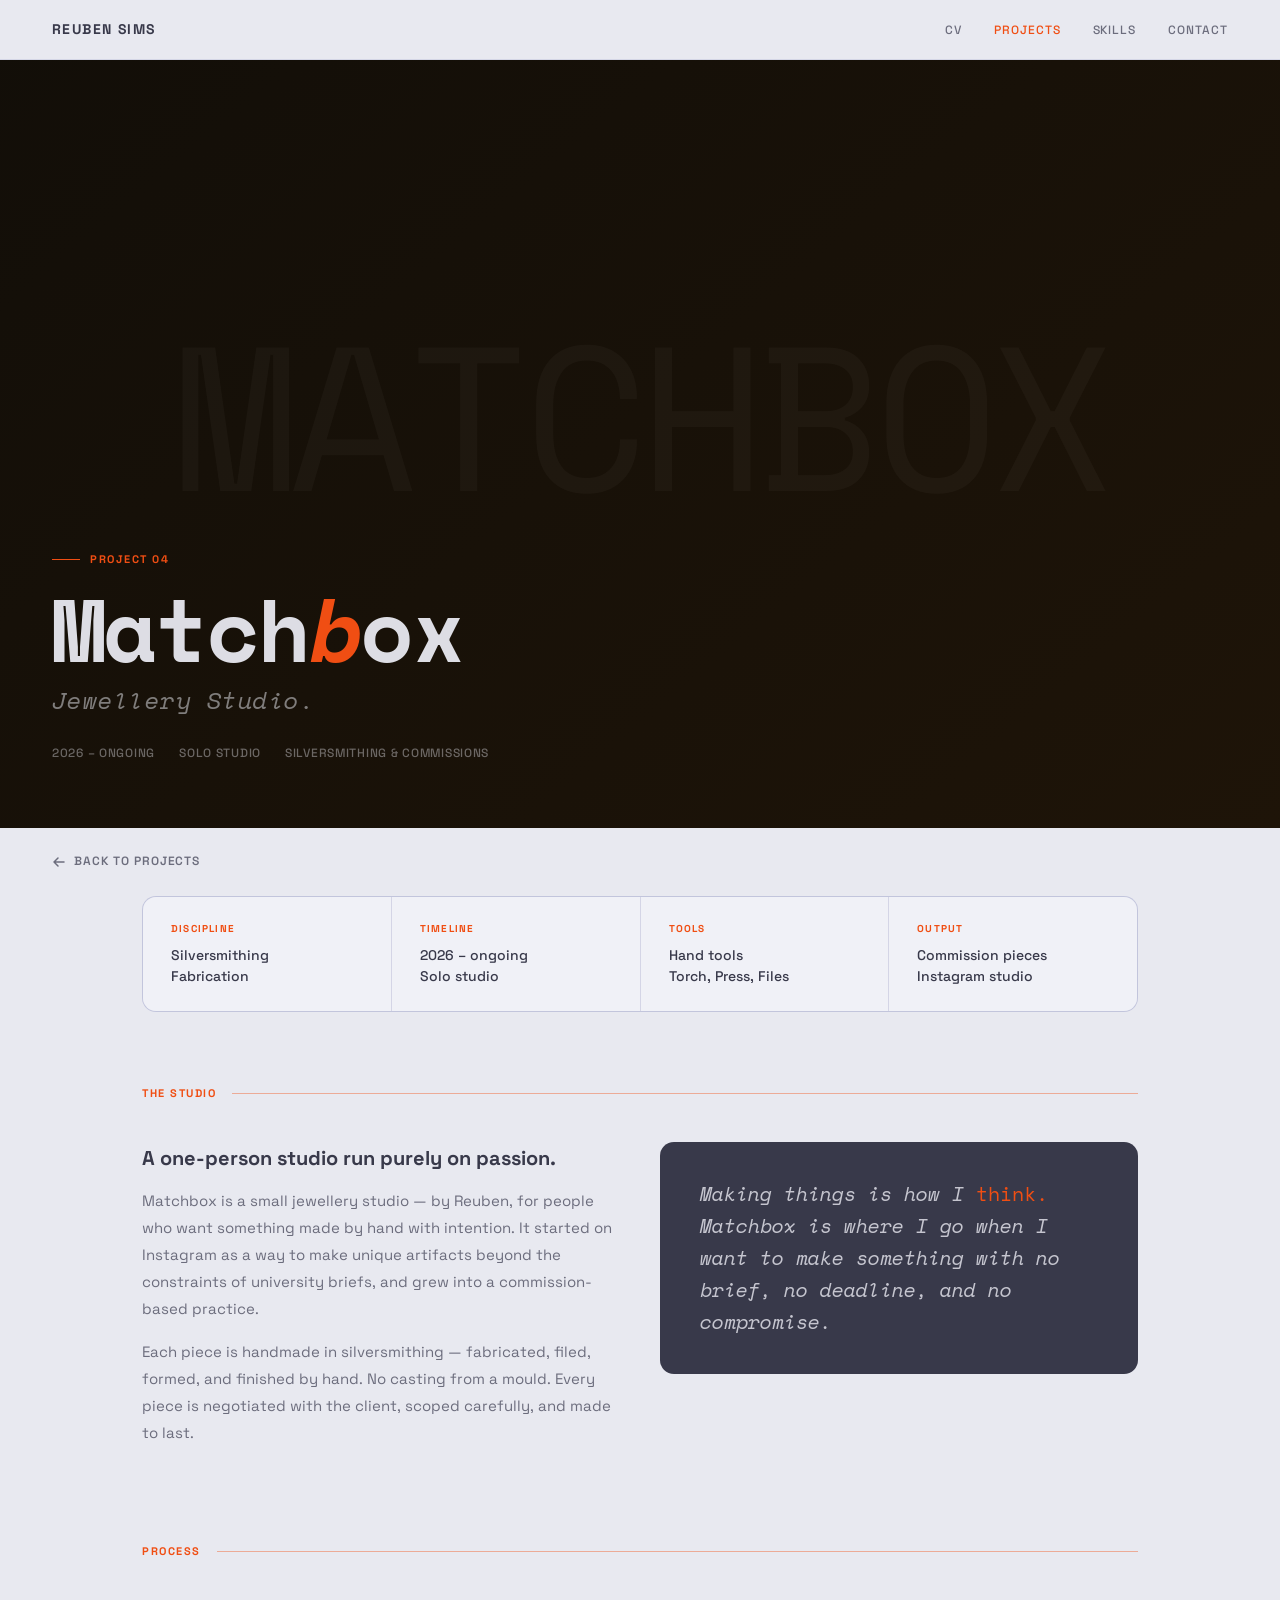
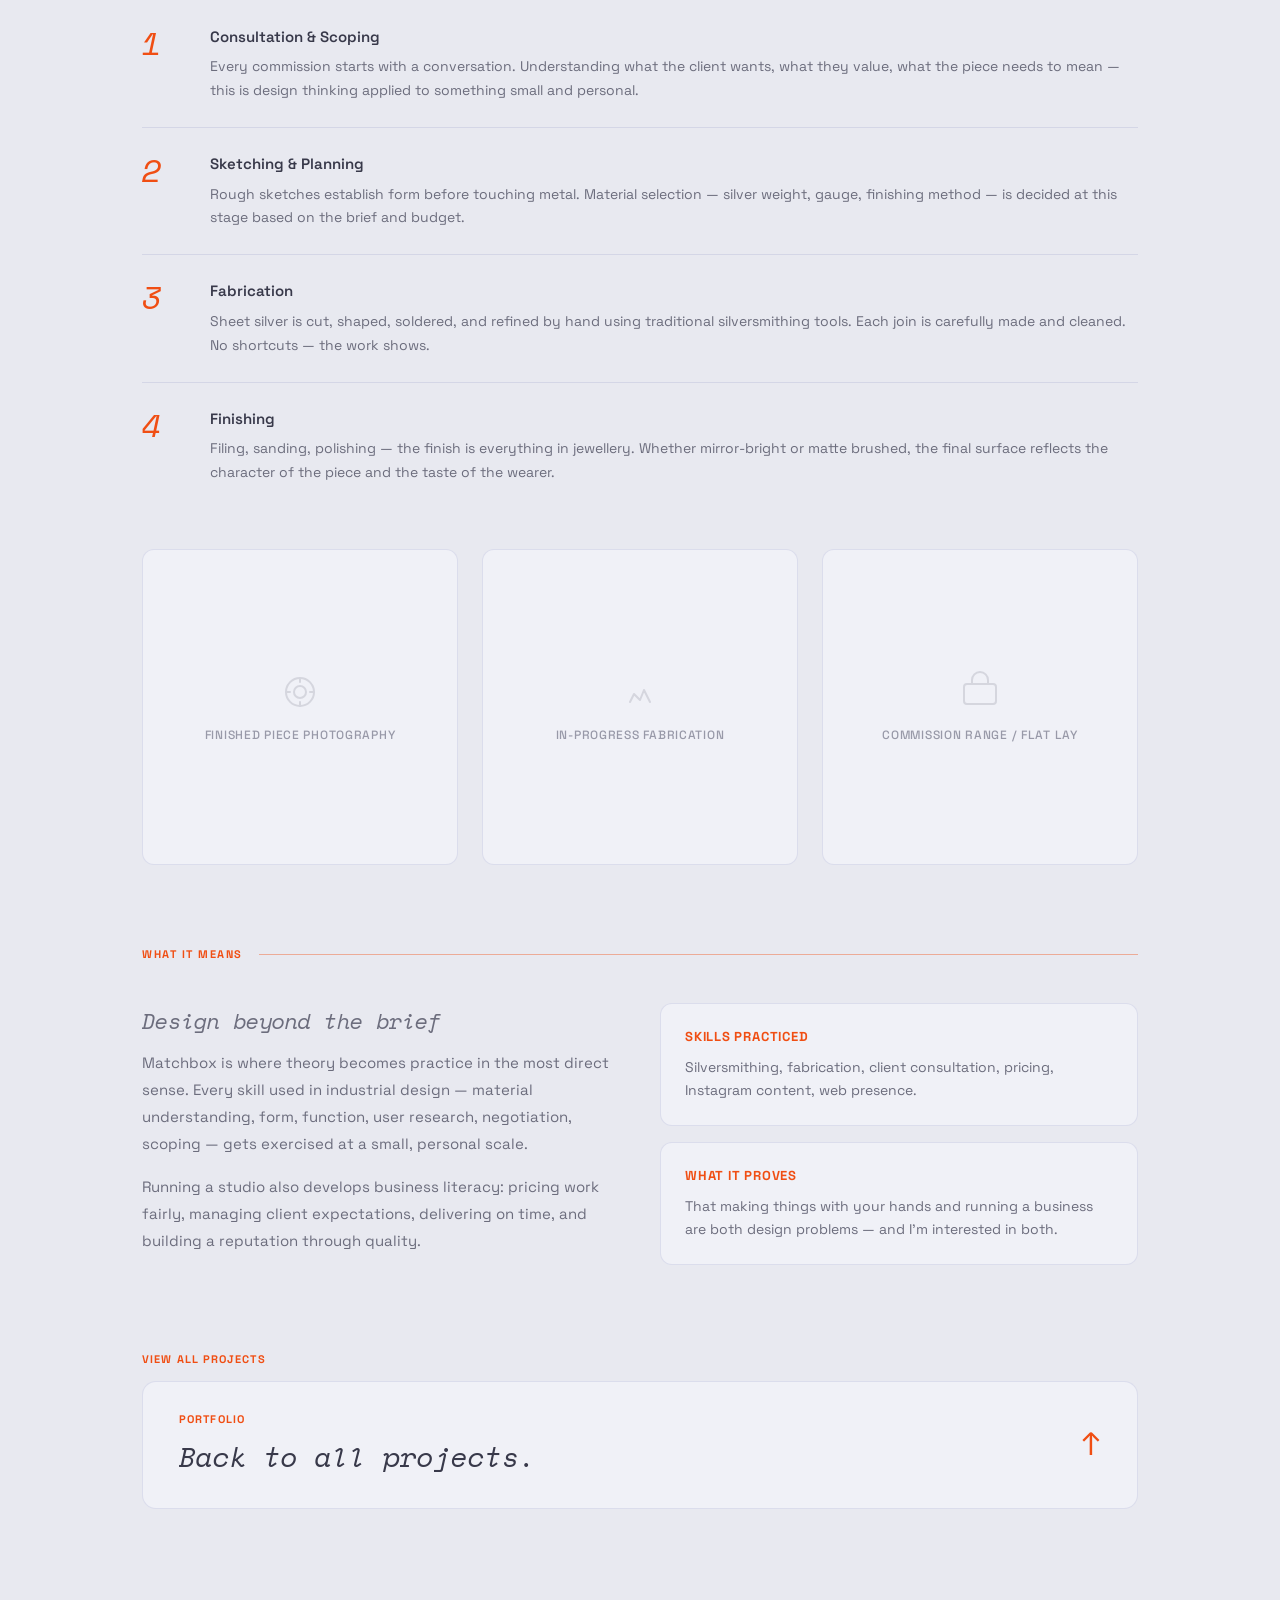
<file: matchbox.html>
<!DOCTYPE html>
<html lang="en">
<head>
<meta charset="UTF-8">
<meta name="viewport" content="width=device-width, initial-scale=1.0">
<title>Matchbox — Reuben Sims</title>
<link rel="stylesheet" href="style.css">
<style>
.cs-wrap { max-width: 1100px; margin: 0 auto; padding: 0 52px 120px; }
.cs-hero {
  min-height: 92vh; display: flex; align-items: flex-end;
  padding: 0 52px 64px; position: relative; overflow: hidden;
  background: linear-gradient(140deg, #120e08 0%, #1e1408 100%);
}
.cs-hero-bg-text {
  position: absolute; top: 50%; left: 50%;
  transform: translate(-50%,-50%);
  font-family: 'Space Mono', monospace;
  font-size: clamp(100px, 16vw, 220px);
  font-weight: 400; color: rgba(255,255,255,0.03);
  white-space: nowrap; pointer-events: none; user-select: none;
  letter-spacing: -0.04em;
}
.cs-hero-content { position: relative; max-width: 640px; }
.cs-proj-label { font-size: 11px; font-weight: 700; letter-spacing: 0.14em; text-transform: uppercase; color: var(--orange); margin-bottom: 16px; display: flex; align-items: center; gap: 10px; }
.cs-proj-label::before { content: ''; width: 28px; height: 1.5px; background: var(--orange); }
.cs-hero h1 { font-family: 'Space Mono', monospace; font-size: clamp(52px, 7vw, 88px); line-height: 1; letter-spacing: -0.03em; color: rgba(232,233,240,0.95); margin-bottom: 8px; }
.cs-hero h1 em { font-style: italic; color: var(--orange); }
.cs-hero-tagline { font-family: 'Space Mono', monospace; font-style: italic; font-size: 24px; color: rgba(232,233,240,0.5); margin-bottom: 24px; }
.cs-hero-meta { display: flex; gap: 24px; flex-wrap: wrap; font-size: 12px; font-weight: 500; letter-spacing: 0.06em; text-transform: uppercase; color: rgba(232,233,240,0.4); }
.back-link { display: inline-flex; align-items: center; gap: 8px; font-size: 12px; font-weight: 600; letter-spacing: 0.08em; text-transform: uppercase; color: var(--mid); text-decoration: none; padding: 24px 52px; transition: color 0.2s; }
.back-link:hover { color: var(--orange); }
.cs-overview { display: grid; grid-template-columns: repeat(4,1fr); gap: 1px; background: var(--border); border: 1px solid var(--border); border-radius: 14px; overflow: hidden; margin-bottom: 72px; }
.cs-overview-cell { background: var(--card); padding: 24px 28px; }
.cs-overview-cell-label { font-size: 10px; font-weight: 700; letter-spacing: 0.12em; text-transform: uppercase; color: var(--orange); margin-bottom: 8px; }
.cs-overview-cell-val { font-size: 14px; color: var(--dark); font-weight: 500; line-height: 1.5; }
.cs-section { margin-bottom: 80px; }
.cs-section-rule { display: flex; align-items: center; gap: 16px; margin-bottom: 40px; }
.cs-section-rule span { font-size: 11px; font-weight: 700; letter-spacing: 0.14em; text-transform: uppercase; color: var(--orange); white-space: nowrap; }
.cs-section-rule hr { flex: 1; border: none; border-top: 1.5px solid rgba(240,78,19,0.4); }
.two-col { display: grid; grid-template-columns: 1fr 1fr; gap: 40px; align-items: start; }
.three-col { display: grid; grid-template-columns: 1fr 1fr 1fr; gap: 24px; }
.img-ph { border-radius: 12px; background: var(--card); border: 1px solid var(--border); display: flex; flex-direction: column; align-items: center; justify-content: center; gap: 10px; color: var(--muted); font-size: 12px; font-weight: 500; letter-spacing: 0.06em; text-transform: uppercase; text-align: center; padding: 20px; }
.img-ph svg { opacity: 0.3; }
.img-ph.wide { aspect-ratio: 16/9; }
.img-ph.sq { aspect-ratio: 1; }
.img-ph.tall { aspect-ratio: 3/4; }
.insight-card { background: var(--card); border: 1px solid var(--border); border-radius: 12px; padding: 22px 24px; }
.insight-card h4 { font-size: 13px; font-weight: 700; letter-spacing: 0.06em; text-transform: uppercase; color: var(--orange); margin-bottom: 8px; }
.insight-card p { font-size: 14px; color: var(--mid); line-height: 1.7; }
.cs-p { font-size: 15px; color: var(--mid); line-height: 1.8; margin-bottom: 16px; }
.cs-h3 { font-size: 20px; font-weight: 700; color: var(--dark); margin-bottom: 12px; }
.cs-h3-italic { font-family: 'Space Mono', monospace; font-style: italic; font-size: 22px; color: var(--mid); margin-bottom: 10px; }
.dark-callout { background: var(--dark); border-radius: 14px; padding: 36px 40px; }
.dark-callout p { font-family: 'Space Mono', monospace; font-style: italic; font-size: 20px; color: rgba(232,233,240,0.8); line-height: 1.6; }
.dark-callout p em { color: var(--orange); font-style: normal; }
.back-to-projects { display: flex; align-items: center; justify-content: space-between; background: var(--card); border: 1px solid var(--border); border-radius: 14px; padding: 28px 36px; text-decoration: none; color: inherit; transition: transform 0.25s, box-shadow 0.25s; }
.back-to-projects:hover { transform: translateY(-4px); box-shadow: 0 14px 40px rgba(40,40,80,0.1); }
.back-to-projects-label { font-size: 11px; font-weight: 700; letter-spacing: 0.1em; text-transform: uppercase; color: var(--orange); margin-bottom: 6px; }
.back-to-projects-name { font-family: 'Space Mono', monospace; font-style: italic; font-size: 28px; color: var(--dark); }
.process-steps { display: flex; flex-direction: column; }
.process-step { display: flex; gap: 28px; padding: 24px 0; border-bottom: 1px solid var(--border); }
.process-step:last-child { border-bottom: none; }
.process-step-num { font-family: 'Space Mono', monospace; font-style: italic; font-size: 32px; color: var(--orange); line-height: 1; min-width: 40px; margin-top: 2px; }
.process-step-body h4 { font-size: 15px; font-weight: 600; color: var(--dark); margin-bottom: 6px; }
.process-step-body p { font-size: 14px; color: var(--mid); line-height: 1.7; }
@media (max-width: 860px) { .cs-wrap { padding: 0 24px 80px; } .cs-hero { padding: 0 24px 48px; } .back-link { padding: 20px 24px; } .cs-overview { grid-template-columns: 1fr 1fr; } .two-col { grid-template-columns: 1fr; } .three-col { grid-template-columns: 1fr; } }
</style>
</head>
<body>

<nav>
  <a class="nav-logo" href="index.html">Reuben Sims</a>
  <ul class="nav-links">
    <li><a href="index.html#cv">CV</a></li>
    <li><a href="index.html#projects" class="active">Projects</a></li>
    <li><a href="index.html#skills">Skills</a></li>
    <li><a href="index.html#contact">Contact</a></li>
  </ul>
</nav>

<div class="cs-hero">
  <div class="cs-hero-bg-text">MATCHBOX</div>
  <div class="cs-hero-content" style="animation: fadeUp 0.7s ease 0.1s both;">
    <div class="cs-proj-label">Project 04</div>
    <h1>Match<em>b</em>ox</h1>
    <p class="cs-hero-tagline" style="letter-spacing: 0.02em;">Jewellery Studio.</p>
    <div class="cs-hero-meta">
      <span>2026 – ongoing</span>
      <span>Solo studio</span>
      <span>Silversmithing &amp; commissions</span>
    </div>
  </div>
</div>

<a class="back-link" href="index.html">
  <svg width="14" height="14" viewBox="0 0 14 14" fill="none"><path d="M12 7H2M6 3L2 7l4 4" stroke="currentColor" stroke-width="1.5" stroke-linecap="round" stroke-linejoin="round"/></svg>
  Back to projects
</a>

<div class="cs-wrap">

  <div class="cs-overview reveal">
    <div class="cs-overview-cell"><div class="cs-overview-cell-label">Discipline</div><div class="cs-overview-cell-val">Silversmithing<br>Fabrication</div></div>
    <div class="cs-overview-cell"><div class="cs-overview-cell-label">Timeline</div><div class="cs-overview-cell-val">2026 – ongoing<br>Solo studio</div></div>
    <div class="cs-overview-cell"><div class="cs-overview-cell-label">Tools</div><div class="cs-overview-cell-val">Hand tools<br>Torch, Press, Files</div></div>
    <div class="cs-overview-cell"><div class="cs-overview-cell-label">Output</div><div class="cs-overview-cell-val">Commission pieces<br>Instagram studio</div></div>
  </div>

  <!-- WHAT IS IT -->
  <div class="cs-section reveal">
    <div class="cs-section-rule"><span>The Studio</span><hr></div>
    <div class="two-col">
      <div>
        <p class="cs-h3">A one-person studio run purely on passion.</p>
        <p class="cs-p">Matchbox is a small jewellery studio — by Reuben, for people who want something made by hand with intention. It started on Instagram as a way to make unique artifacts beyond the constraints of university briefs, and grew into a commission-based practice.</p>
        <p class="cs-p">Each piece is handmade in silversmithing — fabricated, filed, formed, and finished by hand. No casting from a mould. Every piece is negotiated with the client, scoped carefully, and made to last.</p>
      </div>
      <div class="dark-callout">
        <p>Making things is how I <em>think.</em> Matchbox is where I go when I want to make something with no brief, no deadline, and no compromise.</p>
      </div>
    </div>
  </div>

  <!-- PROCESS -->
  <div class="cs-section reveal">
    <div class="cs-section-rule"><span>Process</span><hr></div>
    <div class="process-steps" style="margin-bottom:40px;">
      <div class="process-step">
        <div class="process-step-num">1</div>
        <div class="process-step-body">
          <h4>Consultation &amp; Scoping</h4>
          <p>Every commission starts with a conversation. Understanding what the client wants, what they value, what the piece needs to mean — this is design thinking applied to something small and personal.</p>
        </div>
      </div>
      <div class="process-step">
        <div class="process-step-num">2</div>
        <div class="process-step-body">
          <h4>Sketching &amp; Planning</h4>
          <p>Rough sketches establish form before touching metal. Material selection — silver weight, gauge, finishing method — is decided at this stage based on the brief and budget.</p>
        </div>
      </div>
      <div class="process-step">
        <div class="process-step-num">3</div>
        <div class="process-step-body">
          <h4>Fabrication</h4>
          <p>Sheet silver is cut, shaped, soldered, and refined by hand using traditional silversmithing tools. Each join is carefully made and cleaned. No shortcuts — the work shows.</p>
        </div>
      </div>
      <div class="process-step">
        <div class="process-step-num">4</div>
        <div class="process-step-body">
          <h4>Finishing</h4>
          <p>Filing, sanding, polishing — the finish is everything in jewellery. Whether mirror-bright or matte brushed, the final surface reflects the character of the piece and the taste of the wearer.</p>
        </div>
      </div>
    </div>
    <div class="three-col">
      <div class="img-ph sq">
        <svg width="48" height="48" viewBox="0 0 48 48" fill="none"><circle cx="24" cy="24" r="14" stroke="currentColor" stroke-width="2"/><circle cx="24" cy="24" r="6" stroke="currentColor" stroke-width="2"/><path d="M24 10v4M24 34v4M10 24h4M34 24h4" stroke="currentColor" stroke-width="2" stroke-linecap="round"/></svg>
        Finished piece photography
      </div>
      <div class="img-ph sq">
        <svg width="48" height="48" viewBox="0 0 48 48" fill="none"><path d="M14 34l4-8 6 6 4-10 6 12" stroke="currentColor" stroke-width="2" stroke-linecap="round" stroke-linejoin="round"/></svg>
        In-progress fabrication
      </div>
      <div class="img-ph sq">
        <svg width="48" height="48" viewBox="0 0 48 48" fill="none"><rect x="8" y="16" width="32" height="20" rx="3" stroke="currentColor" stroke-width="2"/><path d="M16 16V12a8 8 0 0116 0v4" stroke="currentColor" stroke-width="2"/></svg>
        Commission range / flat lay
      </div>
    </div>
  </div>

  <!-- WHAT IT MEANS -->
  <div class="cs-section reveal">
    <div class="cs-section-rule"><span>What it means</span><hr></div>
    <div class="two-col">
      <div>
        <p class="cs-h3-italic">Design beyond the brief</p>
        <p class="cs-p">Matchbox is where theory becomes practice in the most direct sense. Every skill used in industrial design — material understanding, form, function, user research, negotiation, scoping — gets exercised at a small, personal scale.</p>
        <p class="cs-p">Running a studio also develops business literacy: pricing work fairly, managing client expectations, delivering on time, and building a reputation through quality.</p>
      </div>
      <div style="display:flex;flex-direction:column;gap:16px;">
        <div class="insight-card"><h4>Skills practiced</h4><p>Silversmithing, fabrication, client consultation, pricing, Instagram content, web presence.</p></div>
        <div class="insight-card"><h4>What it proves</h4><p>That making things with your hands and running a business are both design problems — and I'm interested in both.</p></div>
      </div>
    </div>
  </div>

  <!-- BACK TO PROJECTS -->
  <div class="reveal">
    <p style="font-size:11px;font-weight:700;letter-spacing:0.1em;text-transform:uppercase;color:var(--orange);margin-bottom:12px;">View all projects</p>
    <a class="back-to-projects" href="index.html#projects">
      <div>
        <div class="back-to-projects-label">Portfolio</div>
        <div class="back-to-projects-name">Back to all projects.</div>
      </div>
      <div style="font-size:32px;color:var(--orange);">↑</div>
    </a>
  </div>

</div>

<script>
const io = new IntersectionObserver(e => e.forEach(x => x.isIntersecting && x.target.classList.add('in')), { threshold: 0.08 });
document.querySelectorAll('.reveal').forEach(el => io.observe(el));
</script>
</body>
</html>
</file>
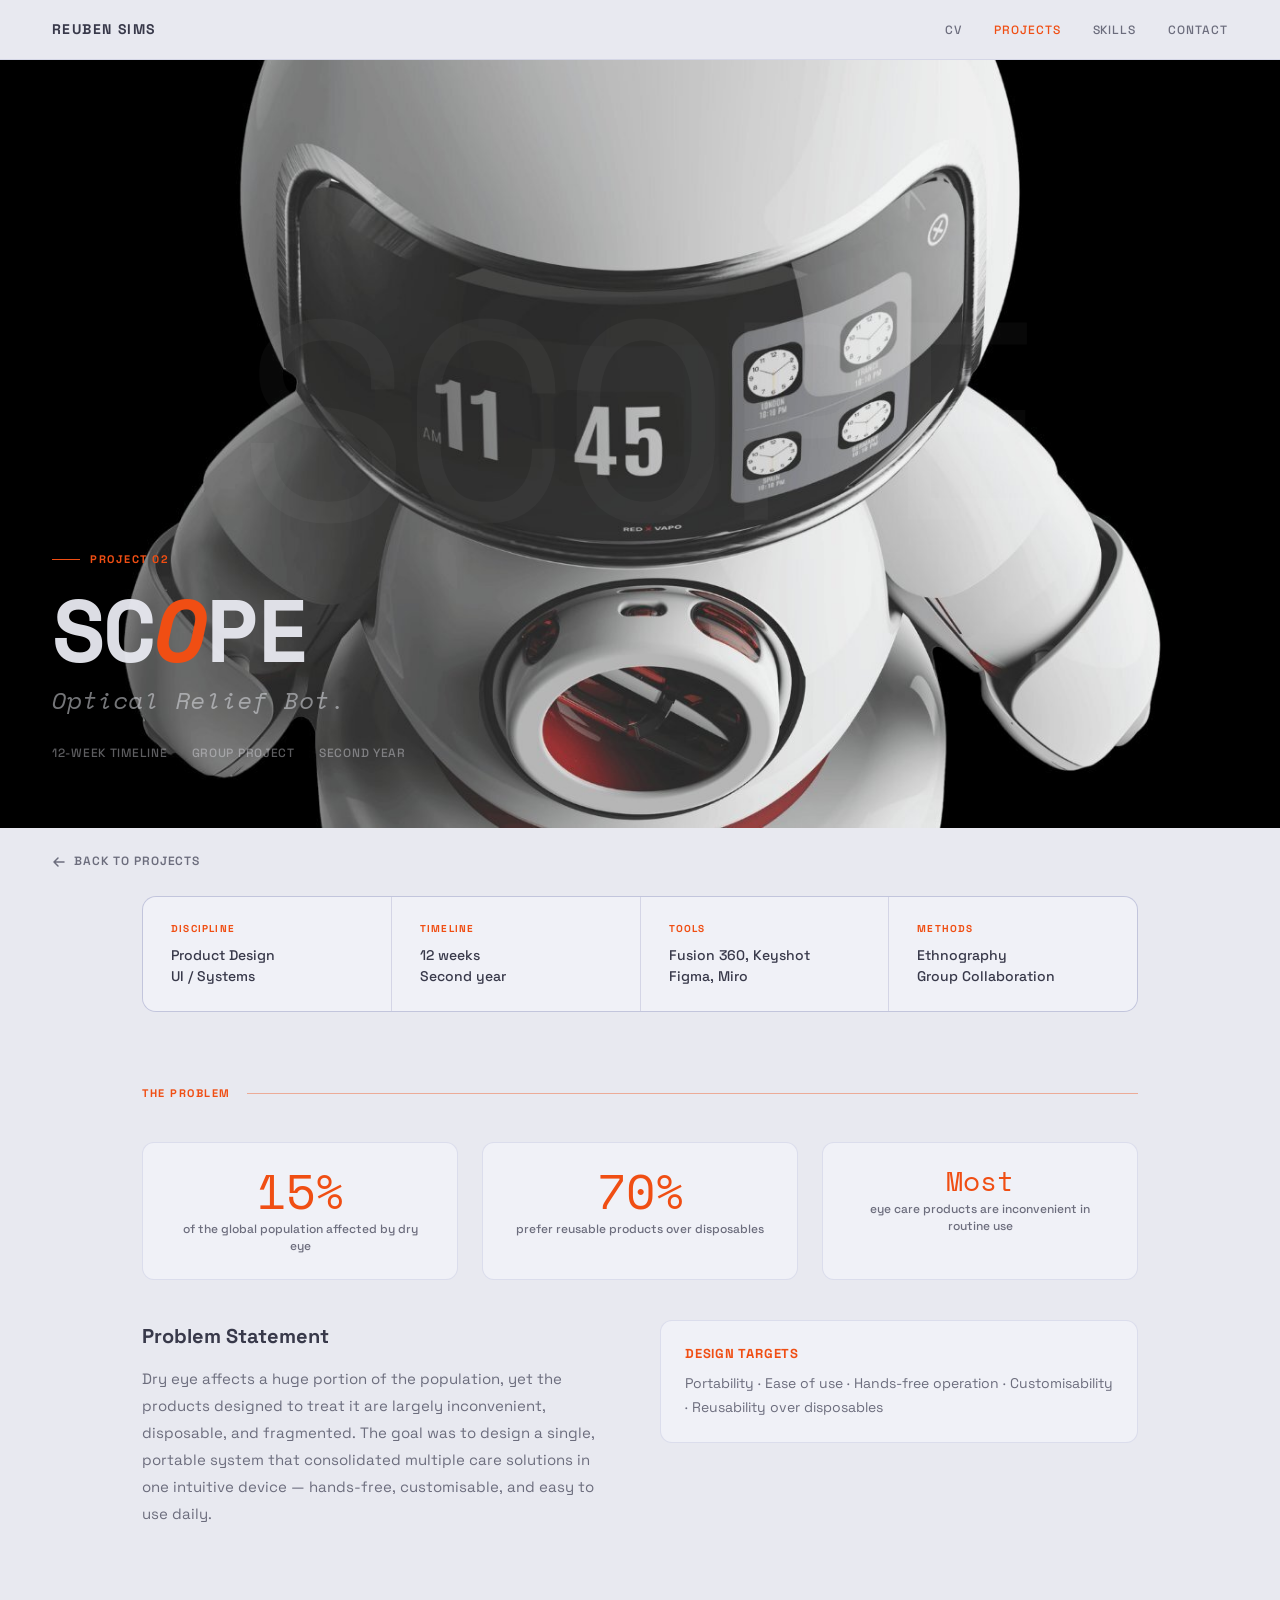
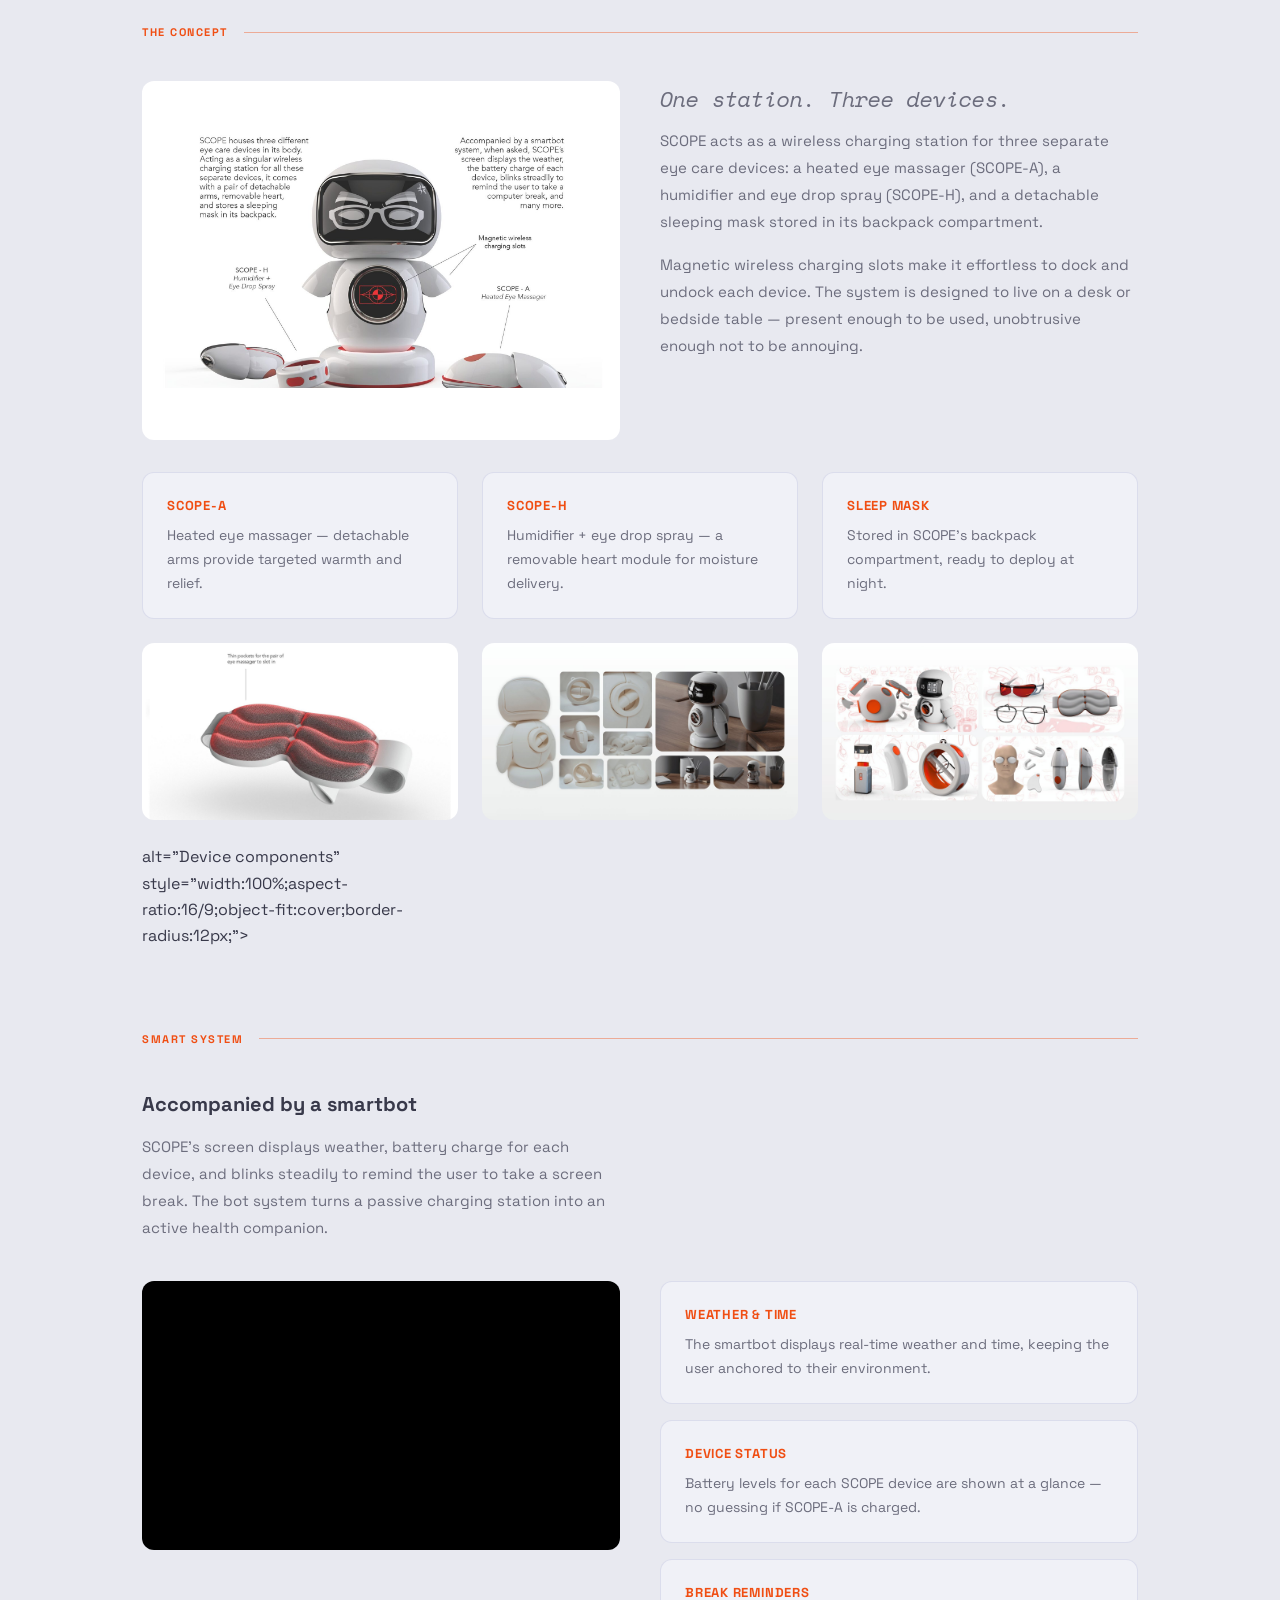
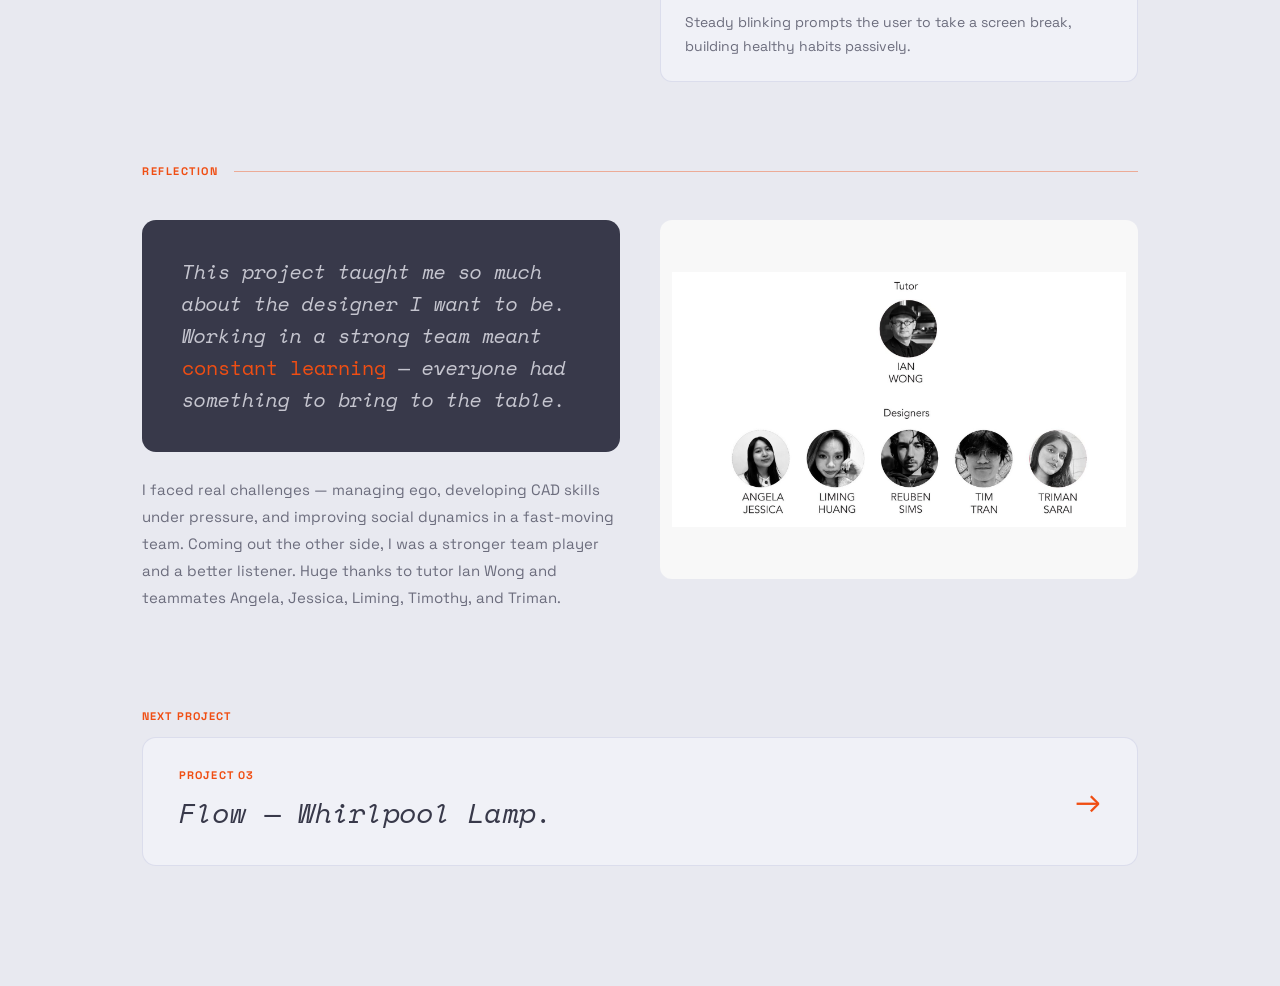
<file: scope.html>
<!DOCTYPE html>
<html lang="en">
<head>
<meta charset="UTF-8">
<meta name="viewport" content="width=device-width, initial-scale=1.0">
<title>SCOPE — Reuben Sims</title>
<link rel="stylesheet" href="style.css">
<link rel="stylesheet" href="esper.html" disabled>
<style>
.cs-wrap { max-width: 1100px; margin: 0 auto; padding: 0 52px 120px; }
.cs-hero {
  min-height: 92vh; display: flex; align-items: flex-end;
  padding: 0 52px 64px; position: relative; overflow: hidden;
  background: linear-gradient(140deg, #101820 0%, #0a1822 100%); background-image: url("images/scope-hero2.jpg"); background-size: cover; background-position: center top;
}
.cs-hero-bg-text {
  position: absolute; top: 50%; left: 50%;
  transform: translate(-50%,-50%);
  font-family: 'Space Mono', monospace;
  font-size: clamp(140px, 22vw, 300px);
  font-weight: 400; color: rgba(255,255,255,0.03);
  white-space: nowrap; pointer-events: none; user-select: none;
  letter-spacing: -0.04em;
}
.cs-hero-content { position: relative; max-width: 640px; }
.cs-proj-label {
  font-size: 11px; font-weight: 700; letter-spacing: 0.14em;
  text-transform: uppercase; color: var(--orange); margin-bottom: 16px;
  display: flex; align-items: center; gap: 10px;
}
.cs-proj-label::before { content: ''; width: 28px; height: 1.5px; background: var(--orange); }
.cs-hero h1 {
  font-family: 'Space Mono', monospace;
  font-size: clamp(52px, 7vw, 88px); line-height: 1; letter-spacing: -0.03em;
  color: rgba(232,233,240,0.95); margin-bottom: 8px;
}
.cs-hero h1 em { font-style: italic; color: var(--orange); }
.cs-hero-tagline {
  font-family: 'Space Mono', monospace; font-style: italic;
  font-size: 24px; color: rgba(232,233,240,0.5); margin-bottom: 24px;
}
.cs-hero-meta {
  display: flex; gap: 24px; flex-wrap: wrap;
  font-size: 12px; font-weight: 500; letter-spacing: 0.06em;
  text-transform: uppercase; color: rgba(232,233,240,0.4);
}
.back-link {
  display: inline-flex; align-items: center; gap: 8px;
  font-size: 12px; font-weight: 600; letter-spacing: 0.08em;
  text-transform: uppercase; color: var(--mid);
  text-decoration: none; padding: 24px 52px; transition: color 0.2s;
}
.back-link:hover { color: var(--orange); }
.cs-overview {
  display: grid; grid-template-columns: repeat(4,1fr);
  gap: 1px; background: var(--border);
  border: 1px solid var(--border); border-radius: 14px;
  overflow: hidden; margin-bottom: 72px;
}
.cs-overview-cell { background: var(--card); padding: 24px 28px; }
.cs-overview-cell-label { font-size: 10px; font-weight: 700; letter-spacing: 0.12em; text-transform: uppercase; color: var(--orange); margin-bottom: 8px; }
.cs-overview-cell-val { font-size: 14px; color: var(--dark); font-weight: 500; line-height: 1.5; }
.cs-section { margin-bottom: 80px; }
.cs-section-rule { display: flex; align-items: center; gap: 16px; margin-bottom: 40px; }
.cs-section-rule span { font-size: 11px; font-weight: 700; letter-spacing: 0.14em; text-transform: uppercase; color: var(--orange); white-space: nowrap; }
.cs-section-rule hr { flex: 1; border: none; border-top: 1.5px solid rgba(240,78,19,0.4); }
.two-col { display: grid; grid-template-columns: 1fr 1fr; gap: 40px; align-items: start; }
.three-col { display: grid; grid-template-columns: 1fr 1fr 1fr; gap: 24px; }
.img-ph {
  border-radius: 12px; background: var(--card); border: 1px solid var(--border);
  display: flex; flex-direction: column; align-items: center; justify-content: center;
  gap: 10px; color: var(--muted); font-size: 12px; font-weight: 500;
  letter-spacing: 0.06em; text-transform: uppercase; text-align: center; padding: 20px;
}
.img-ph svg { opacity: 0.3; }
.img-ph.wide { aspect-ratio: 16/9; }
.img-ph.sq { aspect-ratio: 1; }
.stat-box { background: var(--card); border: 1px solid var(--border); border-radius: 12px; padding: 24px 28px; text-align: center; }
.stat-box-num { font-family: 'Space Mono', monospace; font-size: 48px; color: var(--orange); line-height: 1; }
.stat-box-label { font-size: 12px; font-weight: 500; color: var(--mid); margin-top: 6px; line-height: 1.4; }
.insight-card { background: var(--card); border: 1px solid var(--border); border-radius: 12px; padding: 22px 24px; }
.insight-card h4 { font-size: 13px; font-weight: 700; letter-spacing: 0.06em; text-transform: uppercase; color: var(--orange); margin-bottom: 8px; }
.insight-card p { font-size: 14px; color: var(--mid); line-height: 1.7; }
.cs-p { font-size: 15px; color: var(--mid); line-height: 1.8; margin-bottom: 16px; }
.cs-h3 { font-size: 20px; font-weight: 700; color: var(--dark); margin-bottom: 12px; }
.cs-h3-italic { font-family: 'Space Mono', monospace; font-style: italic; font-size: 22px; color: var(--mid); margin-bottom: 10px; }
.dark-callout { background: var(--dark); border-radius: 14px; padding: 36px 40px; }
.dark-callout p { font-family: 'Space Mono', monospace; font-style: italic; font-size: 20px; color: rgba(232,233,240,0.8); line-height: 1.6; }
.dark-callout p em { color: var(--orange); font-style: normal; }
.team-grid { display: flex; flex-wrap: wrap; gap: 12px; }
.team-chip { background: var(--card); border: 1px solid var(--border); border-radius: 8px; padding: 10px 16px; font-size: 13px; font-weight: 500; color: var(--dark); }
.team-chip span { font-size: 11px; color: var(--mid); display: block; font-weight: 400; }
.next-proj {
  display: flex; align-items: center; justify-content: space-between;
  background: var(--card); border: 1px solid var(--border);
  border-radius: 14px; padding: 28px 36px;
  text-decoration: none; color: inherit; transition: transform 0.25s, box-shadow 0.25s;
}
.next-proj:hover { transform: translateY(-4px); box-shadow: 0 14px 40px rgba(40,40,80,0.1); }
.next-proj-label { font-size: 11px; font-weight: 700; letter-spacing: 0.1em; text-transform: uppercase; color: var(--orange); margin-bottom: 6px; }
.next-proj-name { font-family: 'Space Mono', monospace; font-style: italic; font-size: 28px; color: var(--dark); }
.next-proj-arrow { font-size: 32px; color: var(--orange); }
@media (max-width: 860px) {
  .cs-wrap { padding: 0 24px 80px; }
  .cs-hero { padding: 0 24px 48px; }
  .back-link { padding: 20px 24px; }
  .cs-overview { grid-template-columns: 1fr 1fr; }
  .two-col { grid-template-columns: 1fr; }
  .three-col { grid-template-columns: 1fr; }
}
</style>
</head>
<body>

<nav>
  <a class="nav-logo" href="index.html">Reuben Sims</a>
  <ul class="nav-links">
    <li><a href="index.html#cv">CV</a></li>
    <li><a href="index.html#projects" class="active">Projects</a></li>
    <li><a href="index.html#skills">Skills</a></li>
    <li><a href="index.html#contact">Contact</a></li>
  </ul>
</nav>

<div class="cs-hero">
  <div class="cs-hero-bg-text">SCOPE</div>
  <div class="cs-hero-content" style="animation: fadeUp 0.7s ease 0.1s both; position:relative; z-index:1;">
    <div class="cs-proj-label">Project 02</div>
    <h1>SC<em>O</em>PE</h1>
    <p class="cs-hero-tagline" style="letter-spacing: 0.02em;">Optical Relief Bot.</p>
    <div class="cs-hero-meta">
      <span>12-week timeline</span>
      <span>Group project</span>
      <span>Second year</span>
    </div>
  </div>
</div>

<a class="back-link" href="index.html">
  <svg width="14" height="14" viewBox="0 0 14 14" fill="none"><path d="M12 7H2M6 3L2 7l4 4" stroke="currentColor" stroke-width="1.5" stroke-linecap="round" stroke-linejoin="round"/></svg>
  Back to projects
</a>

<div class="cs-wrap">

  <div class="cs-overview reveal">
    <div class="cs-overview-cell"><div class="cs-overview-cell-label">Discipline</div><div class="cs-overview-cell-val">Product Design<br>UI / Systems</div></div>
    <div class="cs-overview-cell"><div class="cs-overview-cell-label">Timeline</div><div class="cs-overview-cell-val">12 weeks<br>Second year</div></div>
    <div class="cs-overview-cell"><div class="cs-overview-cell-label">Tools</div><div class="cs-overview-cell-val">Fusion 360, Keyshot<br>Figma, Miro</div></div>
    <div class="cs-overview-cell"><div class="cs-overview-cell-label">Methods</div><div class="cs-overview-cell-val">Ethnography<br>Group Collaboration</div></div>
  </div>

  <!-- BRIEF -->
  <div class="cs-section reveal">
    <div class="cs-section-rule"><span>The Problem</span><hr></div>
    <div class="three-col" style="margin-bottom:40px;">
      <div class="stat-box"><div class="stat-box-num">15%</div><div class="stat-box-label">of the global population affected by dry eye</div></div>
      <div class="stat-box"><div class="stat-box-num">70%</div><div class="stat-box-label">prefer reusable products over disposables</div></div>
      <div class="stat-box"><div class="stat-box-num" style="font-size:28px;">Most</div><div class="stat-box-label">eye care products are inconvenient in routine use</div></div>
    </div>
    <div class="two-col">
      <div>
        <p class="cs-h3">Problem Statement</p>
        <p class="cs-p">Dry eye affects a huge portion of the population, yet the products designed to treat it are largely inconvenient, disposable, and fragmented. The goal was to design a single, portable system that consolidated multiple care solutions in one intuitive device — hands-free, customisable, and easy to use daily.</p>
      </div>
      <div class="insight-card" style="align-self:start;">
        <h4>Design Targets</h4>
        <p>Portability · Ease of use · Hands-free operation · Customisability · Reusability over disposables</p>
      </div>
    </div>
  </div>

  <!-- CONCEPT -->
  <div class="cs-section reveal">
    <div class="cs-section-rule"><span>The Concept</span><hr></div>
    <div class="two-col" style="margin-bottom:32px;">
      <img src="images/scope-ecosystem.jpg" alt="SCOPE ecosystem" style="width:100%;aspect-ratio:4/3;object-fit:contain;background:#fff;border-radius:12px;padding:12px;">
      <div>
        <p class="cs-h3-italic">One station. Three devices.</p>
        <p class="cs-p">SCOPE acts as a wireless charging station for three separate eye care devices: a heated eye massager (SCOPE-A), a humidifier and eye drop spray (SCOPE-H), and a detachable sleeping mask stored in its backpack compartment.</p>
        <p class="cs-p">Magnetic wireless charging slots make it effortless to dock and undock each device. The system is designed to live on a desk or bedside table — present enough to be used, unobtrusive enough not to be annoying.</p>
      </div>
    </div>
    <div class="three-col">
      <div class="insight-card"><h4>SCOPE-A</h4><p>Heated eye massager — detachable arms provide targeted warmth and relief.</p></div>
      <div class="insight-card"><h4>SCOPE-H</h4><p>Humidifier + eye drop spray — a removable heart module for moisture delivery.</p></div>
      <div class="insight-card"><h4>Sleep Mask</h4><p>Stored in SCOPE's backpack compartment, ready to deploy at night.</p></div>
    </div>
    <div class="three-col" style="margin-top:24px;">
      <img src="images/scope-mask.jpg" alt="Sleep mask detail" style="width:100%;aspect-ratio:16/9;object-fit:cover;border-radius:12px;">
      <img src="images/scope-cad.jpg" alt="CAD development" style="width:100%;aspect-ratio:16/9;object-fit:cover;border-radius:12px;">
      <img src="images/scope-renders.jpg" alt="Form exploration renders" style="width:100%;aspect-ratio:16/9;object-fit:cover;border-radius:12px;"> alt="Device components" style="width:100%;aspect-ratio:16/9;object-fit:cover;border-radius:12px;">
    </div>
  </div>

  <!-- SMART SYSTEM -->
  <div class="cs-section reveal">
    <div class="cs-section-rule"><span>Smart System</span><hr></div>
    <div class="two-col">
      <div>
        <p class="cs-h3">Accompanied by a smartbot</p>
        <p class="cs-p">SCOPE's screen displays weather, battery charge for each device, and blinks steadily to remind the user to take a screen break. The bot system turns a passive charging station into an active health companion.</p>
      </div>
    </div>
    <div class="two-col" style="margin-top:24px;">
      <video autoplay loop muted playsinline style="width:100%;aspect-ratio:16/9;object-fit:contain;background:#000;border-radius:12px;" preload="auto">
        <source src="images/scope-ui.mp4" type="video/mp4; codecs=avc1.42E01E">
      </video>
      <div style="display:flex;flex-direction:column;justify-content:center;gap:16px;">
        <div class="insight-card"><h4>Weather & Time</h4><p>The smartbot displays real-time weather and time, keeping the user anchored to their environment.</p></div>
        <div class="insight-card"><h4>Device Status</h4><p>Battery levels for each SCOPE device are shown at a glance — no guessing if SCOPE-A is charged.</p></div>
        <div class="insight-card"><h4>Break Reminders</h4><p>Steady blinking prompts the user to take a screen break, building healthy habits passively.</p></div>
      </div>
    </div>
  </div>

  <!-- REFLECTION -->
  <div class="cs-section reveal">
    <div class="cs-section-rule"><span>Reflection</span><hr></div>
    <div class="two-col" style="margin-bottom:32px;">
      <div>
        <div class="dark-callout" style="margin-bottom:24px;">
          <p>This project taught me so much about the designer I want to be. Working in a strong team meant <em>constant learning</em> — everyone had something to bring to the table.</p>
        </div>
        <p class="cs-p">I faced real challenges — managing ego, developing CAD skills under pressure, and improving social dynamics in a fast-moving team. Coming out the other side, I was a stronger team player and a better listener. Huge thanks to tutor Ian Wong and teammates Angela, Jessica, Liming, Timothy, and Triman.</p>
      </div>
      <img src="images/scope-team.jpg" alt="Team members" style="width:100%;aspect-ratio:4/3;object-fit:contain;background:#f8f8f8;border-radius:12px;padding:12px;">
    </div>

  </div>

  <div class="reveal">
    <p style="font-size:11px;font-weight:700;letter-spacing:0.1em;text-transform:uppercase;color:var(--orange);margin-bottom:12px;">Next project</p>
    <a class="next-proj" href="flow.html">
      <div>
        <div class="next-proj-label">Project 03</div>
        <div class="next-proj-name">Flow — Whirlpool Lamp.</div>
      </div>
      <div class="next-proj-arrow">→</div>
    </a>
  </div>
</div>

<script>
const io = new IntersectionObserver(e => e.forEach(x => x.isIntersecting && x.target.classList.add('in')), { threshold: 0.08 });
document.querySelectorAll('.reveal').forEach(el => io.observe(el));
</script>
</body>
</html>
</file>
<file: style.css>
@import url('https://fonts.googleapis.com/css2?family=Space+Grotesk:wght@300;400;500;700&family=Space+Mono:ital,wght@0,400;0,700;1,400&display=swap');

:root {
  --bg: #e8e9f0;
  --card: #f0f1f7;
  --orange: #f04e13;
  --dark: #38394a;
  --mid: #6c6d7d;
  --muted: #9899a8;
  --border: rgba(80,90,160,0.13);
  --border-strong: rgba(80,90,160,0.22);
}

*, *::before, *::after { margin: 0; padding: 0; box-sizing: border-box; }
html { scroll-behavior: smooth; }

body {
  background: var(--bg);
  color: var(--dark);
  font-family: 'Space Grotesk', sans-serif;
  font-size: 16px;
  line-height: 1.65;
  overflow-x: hidden;
}

/* ── NAV ─────────────────────────────────── */
nav {
  position: fixed; top: 0; left: 0; right: 0; z-index: 200;
  display: flex; align-items: center; justify-content: space-between;
  padding: 0 52px;
  height: 60px;
  background: var(--bg);
  border-bottom: 1px solid var(--border);
}
.nav-logo {
  font-weight: 700; font-size: 14px;
  letter-spacing: 0.1em; text-transform: uppercase;
  color: var(--dark); text-decoration: none;
}
.nav-links { display: flex; gap: 32px; list-style: none; }
.nav-links a {
  font-size: 12px; font-weight: 500;
  letter-spacing: 0.08em; text-transform: uppercase;
  color: var(--mid); text-decoration: none;
  transition: color 0.2s;
}
.nav-links a:hover, .nav-links a.active { color: var(--orange); }

/* ── SECTION RULE (PDF header style) ────── */
.sec-rule {
  display: flex; align-items: center; gap: 20px;
  margin-bottom: 56px;
}
.sec-rule-label {
  font-weight: 700; font-size: 18px;
  letter-spacing: 0.04em; color: var(--orange);
  white-space: nowrap; font-family: 'Space Grotesk', sans-serif;
}
.sec-rule-line { flex: 1; height: 1.5px; background: var(--orange); opacity: 0.65; }

/* ── SECTION FOOTER (PDF page number) ───── */
.sec-foot {
  display: flex; align-items: center; justify-content: space-between;
  margin-top: 72px;
  padding-top: 0;
  border-top: 1.5px solid rgba(240,78,19,0.5);
}
.sec-foot-bar { width: 110px; height: 0; }
.sec-foot-label {
  font-size: 12px; font-weight: 500; letter-spacing: 0.08em;
  color: var(--orange); text-transform: lowercase; font-style: italic;
}
.sec-foot-num {
  font-size: 13px; font-weight: 300; color: var(--orange); letter-spacing: 0.04em;
}

/* ── ANIMATIONS ──────────────────────────── */
@keyframes fadeUp {
  from { opacity: 0; transform: translateY(28px); }
  to   { opacity: 1; transform: translateY(0); }
}
.reveal {
  opacity: 0; transform: translateY(22px);
  transition: opacity 0.65s ease, transform 0.65s ease;
}
.reveal.in { opacity: 1; transform: none; }
.reveal-d1 { transition-delay: 0.1s; }
.reveal-d2 { transition-delay: 0.2s; }
.reveal-d3 { transition-delay: 0.3s; }
.reveal-d4 { transition-delay: 0.4s; }

/* ── PILL TAGS ───────────────────────────── */
.tag {
  display: inline-block;
  background: var(--card); border: 1px solid var(--border);
  border-radius: 6px; padding: 4px 13px;
  font-size: 11px; font-weight: 600;
  letter-spacing: 0.07em; text-transform: uppercase;
  color: var(--mid);
}

/* ── LARGE ITALIC DISPLAY ────────────────── */
.display {
  font-family: 'Space Mono', monospace;
  font-style: italic;
}

/* ── MEDIA ───────────────────────────────── */
@media (max-width: 860px) {
  nav { padding: 0 24px; }
  .nav-links { gap: 20px; }
}
@media (max-width: 600px) {
  .nav-links { display: none; }
}
</file>
